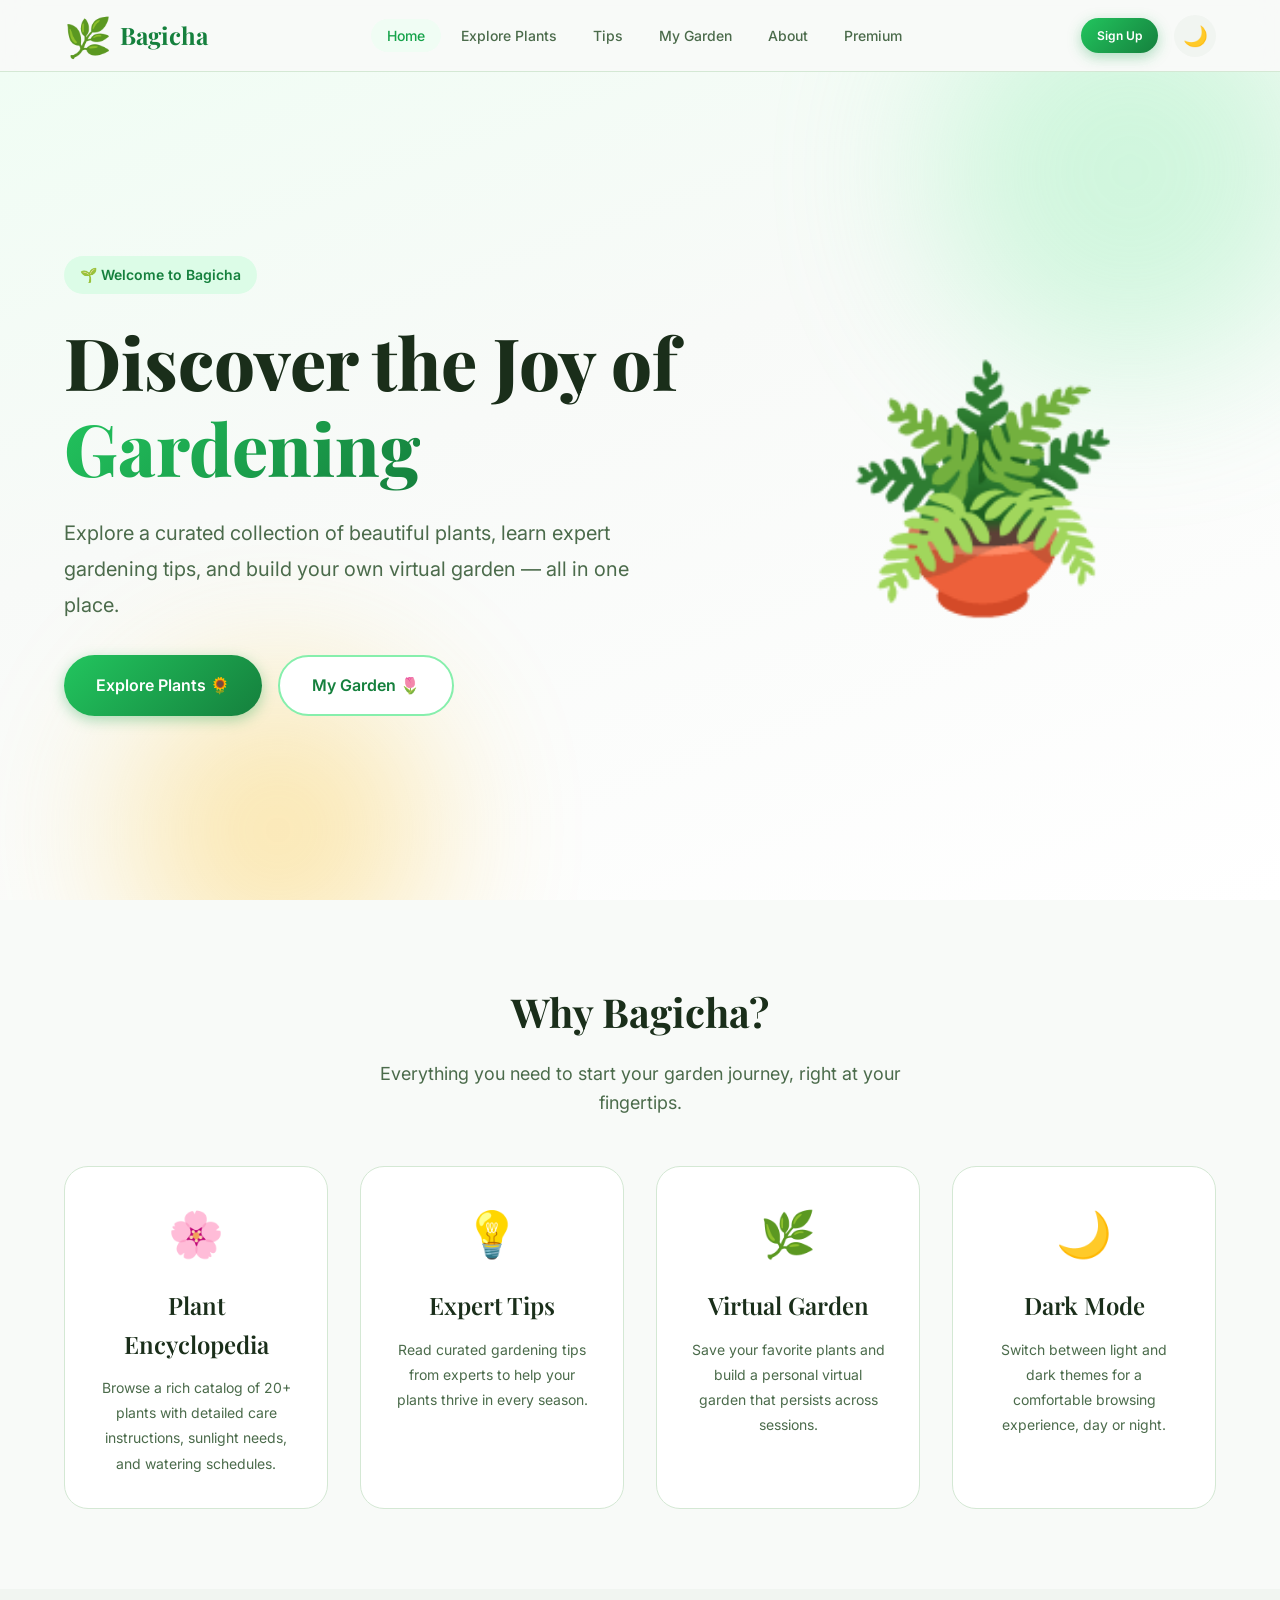
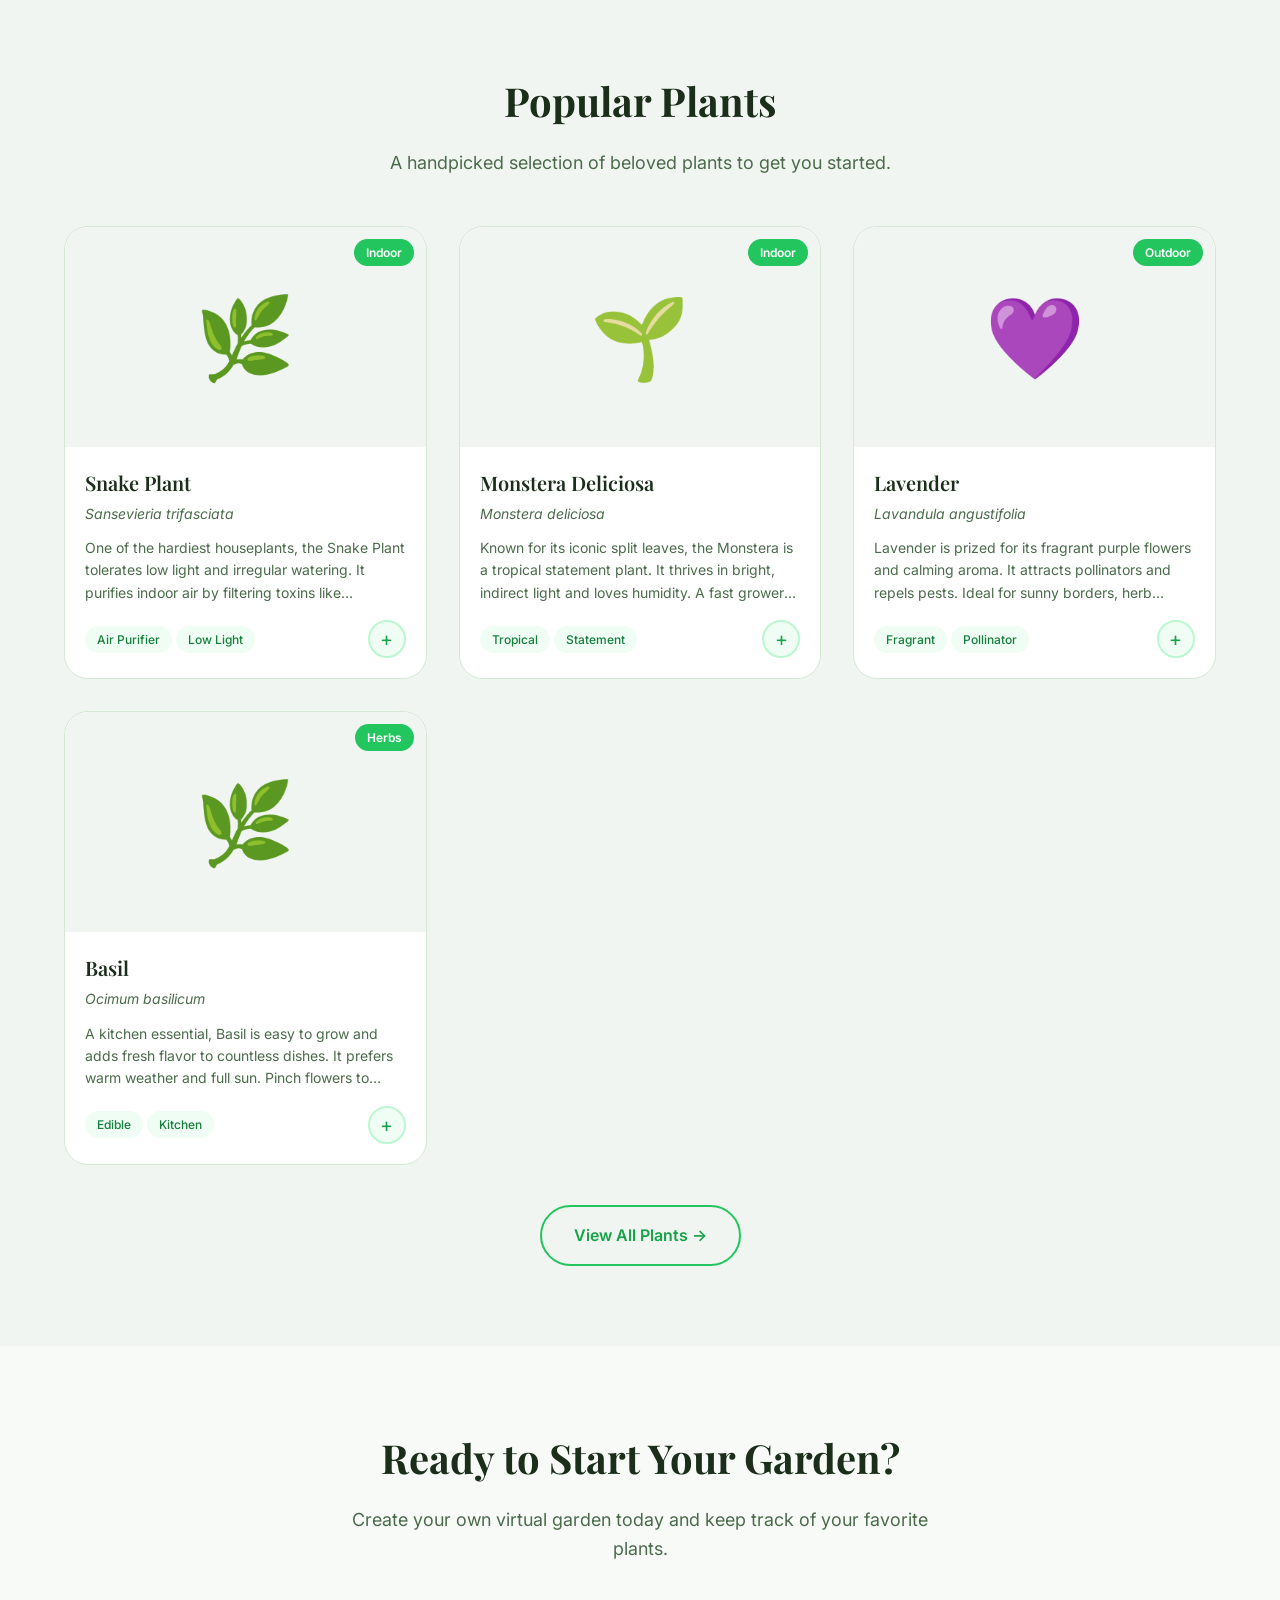
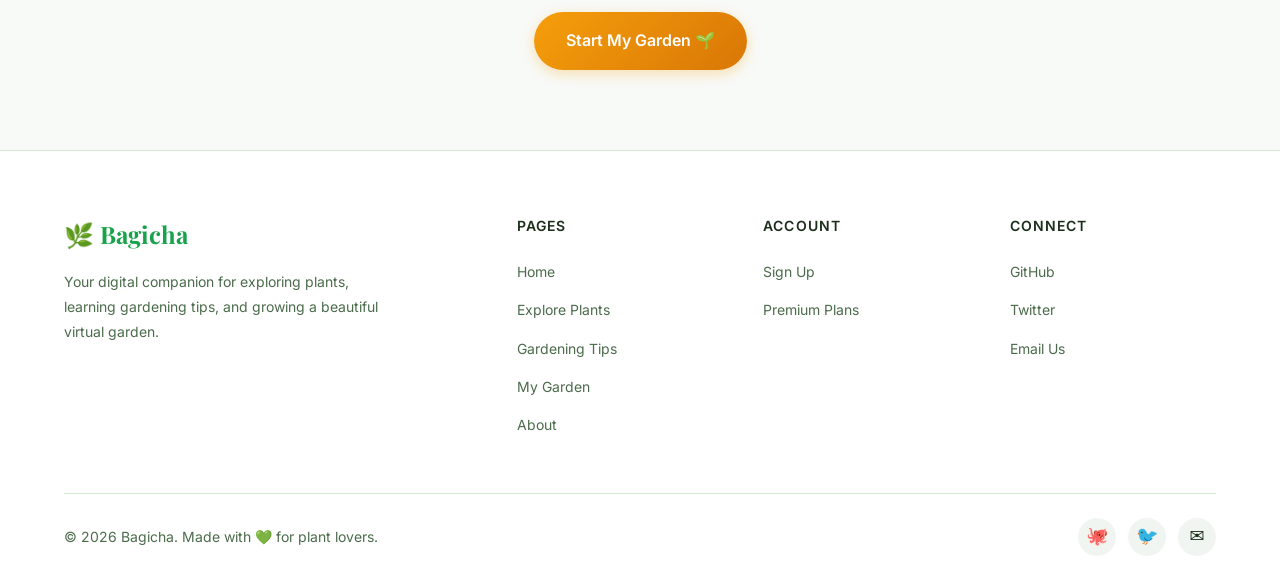
<file: index.html>
<!DOCTYPE html>
<html lang="en" data-theme="light">
<head>
    <meta charset="UTF-8" />
    <meta name="viewport" content="width=device-width, initial-scale=1.0" />
    <meta name="description" content="Bagicha — Discover beautiful plants, learn gardening tips, and grow your own virtual garden." />
    <title>Bagicha — Your Digital Garden</title>
    <link rel="stylesheet" href="css/style.css" />
    <link rel="stylesheet" href="css/stylehome.css" />
    <link rel="stylesheet" href="css/styleplant.css" />
</head>
<body>
    <!-- NAVBAR -->
    <nav class="navbar" id="navbar">
        <div class="container">
            <a href="index.html" class="navbar__logo"><span class="navbar__logo-icon">🌿</span> Bagicha</a>
            <ul class="navbar__links" id="navLinks">
                <li><a href="index.html" class="navbar__link active">Home</a></li>
                <li><a href="plants.html" class="navbar__link">Explore Plants</a></li>
                <li><a href="tips.html" class="navbar__link">Tips</a></li>
                <li><a href="garden.html" class="navbar__link">My Garden</a></li>
                <li><a href="about.html" class="navbar__link">About</a></li>
                <li><a href="payment.html" class="navbar__link">Premium</a></li>
            </ul>
            <div class="navbar__actions">
                <a href="register.html" class="btn btn--sm btn--primary" style="margin-right:var(--sp-2)">Sign Up</a>
                <button class="theme-toggle" id="themeToggle" aria-label="Toggle dark mode">🌙</button>
                <button class="navbar__hamburger" id="hamburger" aria-label="Toggle menu"><span></span><span></span><span></span></button>
            </div>
        </div>
    </nav>

    <!-- HERO -->
    <section class="hero" id="hero">
        <div class="hero__blob hero__blob--1"></div>
        <div class="hero__blob hero__blob--2"></div>
        <div class="container">
            <div class="hero__content">
                <div class="hero__badge">🌱 Welcome to Bagicha</div>
                <h1 class="hero__title">Discover the Joy of <span>Gardening</span></h1>
                <p class="hero__description">Explore a curated collection of beautiful plants, learn expert gardening tips, and build your own virtual garden — all in one place.</p>
                <div class="hero__actions">
                    <a href="plants.html" class="btn btn--primary btn--lg">Explore Plants 🌻</a>
                    <a href="garden.html" class="btn btn--secondary btn--lg">My Garden 🌷</a>
                </div>
            </div>
            <div class="hero__visual" aria-hidden="true">🪴</div>
        </div>
    </section>

    <!-- FEATURES -->
    <section class="section" id="features">
        <div class="container">
            <h2 class="section-title reveal">Why Bagicha?</h2>
            <p class="section-subtitle reveal">Everything you need to start your garden journey, right at your fingertips.</p>
            <div class="features-grid">
                <div class="feature-card reveal"><div class="feature-card__icon">🌸</div><h3 class="feature-card__title">Plant Encyclopedia</h3><p class="feature-card__text">Browse a rich catalog of 20+ plants with detailed care instructions, sunlight needs, and watering schedules.</p></div>
                <div class="feature-card reveal"><div class="feature-card__icon">💡</div><h3 class="feature-card__title">Expert Tips</h3><p class="feature-card__text">Read curated gardening tips from experts to help your plants thrive in every season.</p></div>
                <div class="feature-card reveal"><div class="feature-card__icon">🌿</div><h3 class="feature-card__title">Virtual Garden</h3><p class="feature-card__text">Save your favorite plants and build a personal virtual garden that persists across sessions.</p></div>
                <div class="feature-card reveal"><div class="feature-card__icon">🌙</div><h3 class="feature-card__title">Dark Mode</h3><p class="feature-card__text">Switch between light and dark themes for a comfortable browsing experience, day or night.</p></div>
            </div>
        </div>
    </section>

    <!-- POPULAR PLANTS -->
    <section class="section" style="background: var(--clr-surface-alt);">
        <div class="container">
            <h2 class="section-title reveal">Popular Plants</h2>
            <p class="section-subtitle reveal">A handpicked selection of beloved plants to get you started.</p>
            <div class="plant-grid" id="popularPlantsGrid"></div>
            <div class="text-center" style="margin-top: var(--sp-10);"><a href="plants.html" class="btn btn--outline btn--lg reveal">View All Plants →</a></div>
        </div>
    </section>

    <!-- CTA -->
    <section class="section">
        <div class="container text-center">
            <h2 class="section-title reveal">Ready to Start Your Garden?</h2>
            <p class="section-subtitle reveal">Create your own virtual garden today and keep track of your favorite plants.</p>
            <a href="garden.html" class="btn btn--accent btn--lg reveal">Start My Garden 🌱</a>
        </div>
    </section>

    <!-- FOOTER -->
    <footer class="footer">
        <div class="container">
            <div class="footer__grid">
                <div><div class="footer__brand">🌿 Bagicha</div><p class="footer__desc">Your digital companion for exploring plants, learning gardening tips, and growing a beautiful virtual garden.</p></div>
                <div><h4 class="footer__heading">Pages</h4><a href="index.html" class="footer__link">Home</a><a href="plants.html" class="footer__link">Explore Plants</a><a href="tips.html" class="footer__link">Gardening Tips</a><a href="garden.html" class="footer__link">My Garden</a><a href="about.html" class="footer__link">About</a></div>
                <div><h4 class="footer__heading">Account</h4><a href="register.html" class="footer__link">Sign Up</a><a href="payment.html" class="footer__link">Premium Plans</a></div>
                <div><h4 class="footer__heading">Connect</h4><a href="#" class="footer__link">GitHub</a><a href="#" class="footer__link">Twitter</a><a href="#" class="footer__link">Email Us</a></div>
            </div>
            <div class="footer__bottom">
                <p class="footer__copy">&copy; 2026 Bagicha. Made with 💚 for plant lovers.</p>
                <div class="footer__socials"><a href="#" class="footer__social-link" aria-label="GitHub">🐙</a><a href="#" class="footer__social-link" aria-label="Twitter">🐦</a><a href="#" class="footer__social-link" aria-label="Email">✉️</a></div>
            </div>
        </div>
    </footer>

    <!-- Modal (for popular plants) -->
    <div class="modal-overlay" id="plantModal">
        <div class="modal">
            <div class="modal__header"><div class="modal__image" id="modalImage"></div><button class="modal__close" id="modalClose" aria-label="Close">&times;</button></div>
            <div class="modal__body"><h2 class="modal__title" id="modalTitle"></h2><p class="modal__botanical" id="modalBotanical"></p><p class="modal__desc" id="modalDesc"></p><div class="modal__details" id="modalDetails"></div><div class="modal__actions"><button class="btn btn--primary" id="modalAddBtn">Add to My Garden 🌱</button><button class="btn btn--secondary" id="modalCloseBtn">Close</button></div></div>
        </div>
    </div>
    <div class="toast" id="toast"></div>

    <script src="js/script.js"></script>
    <script src="js/plants.js"></script>
</body>
</html>
</file>
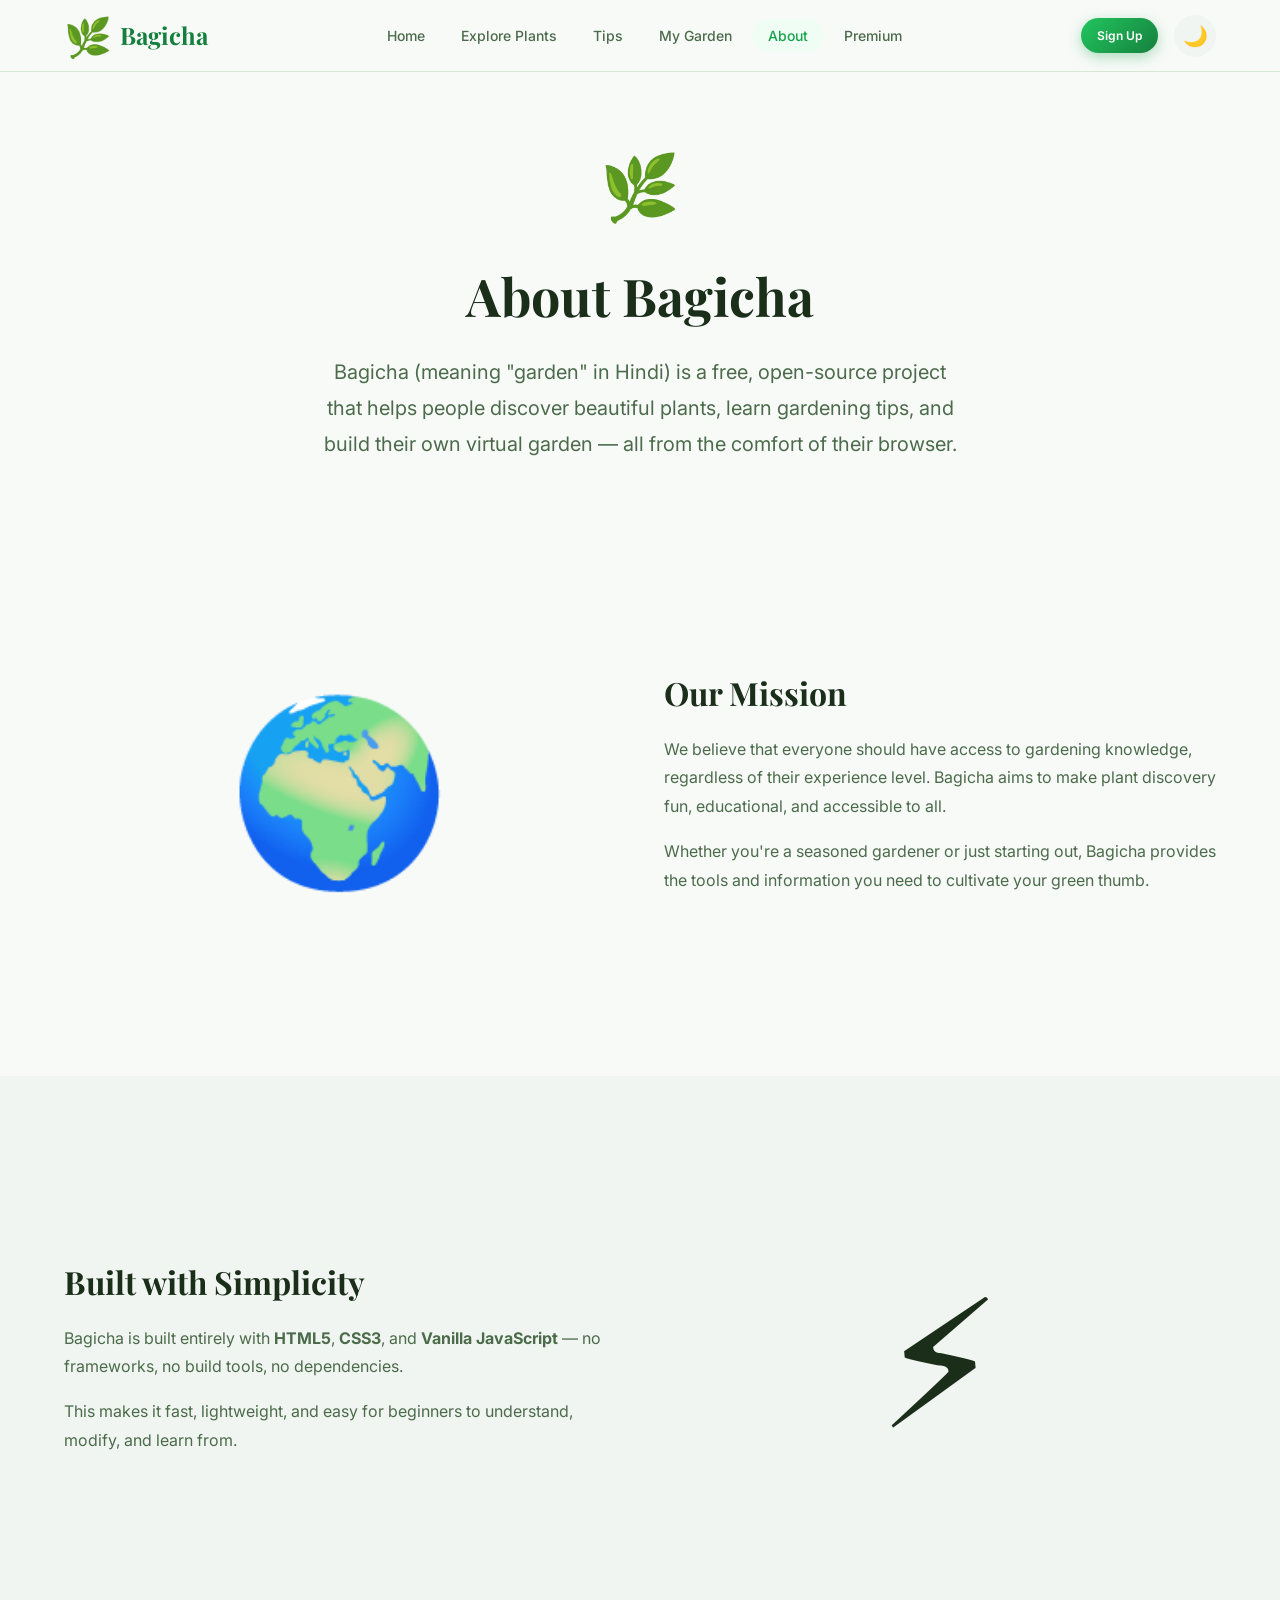
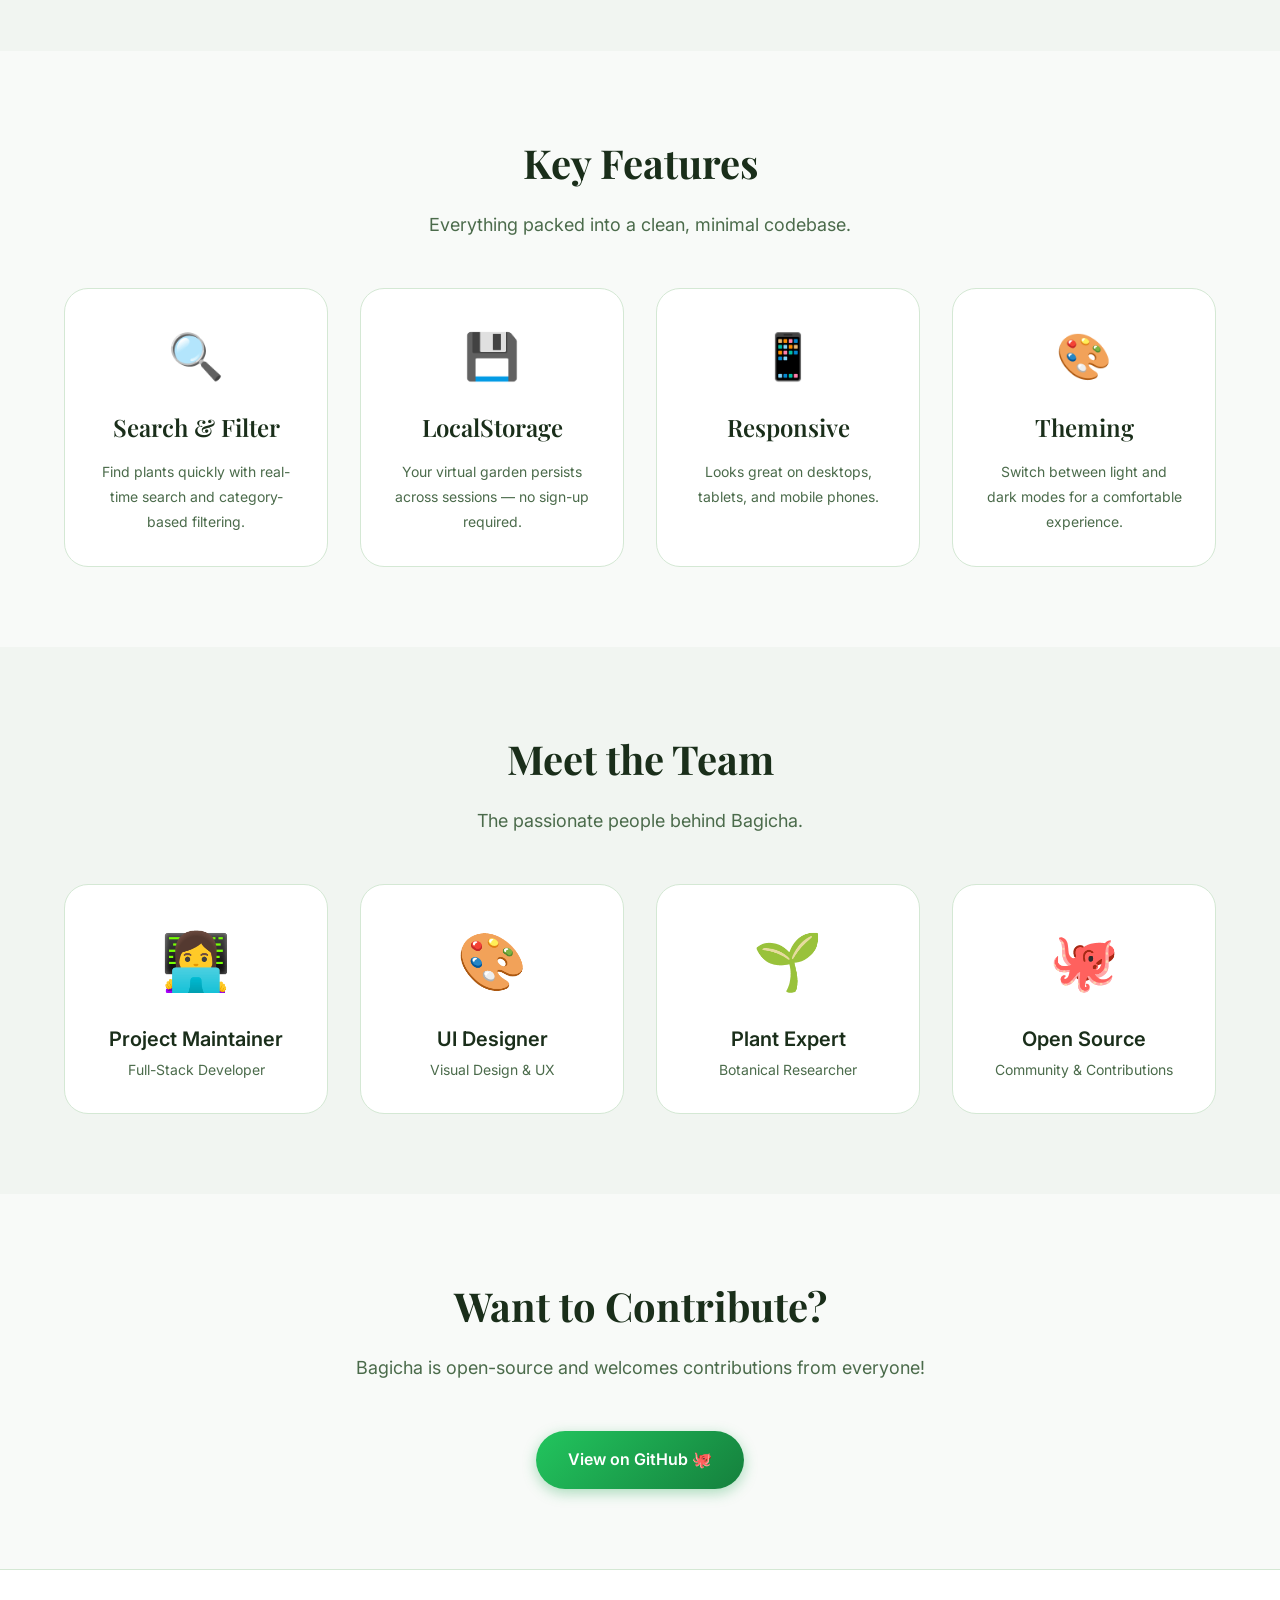
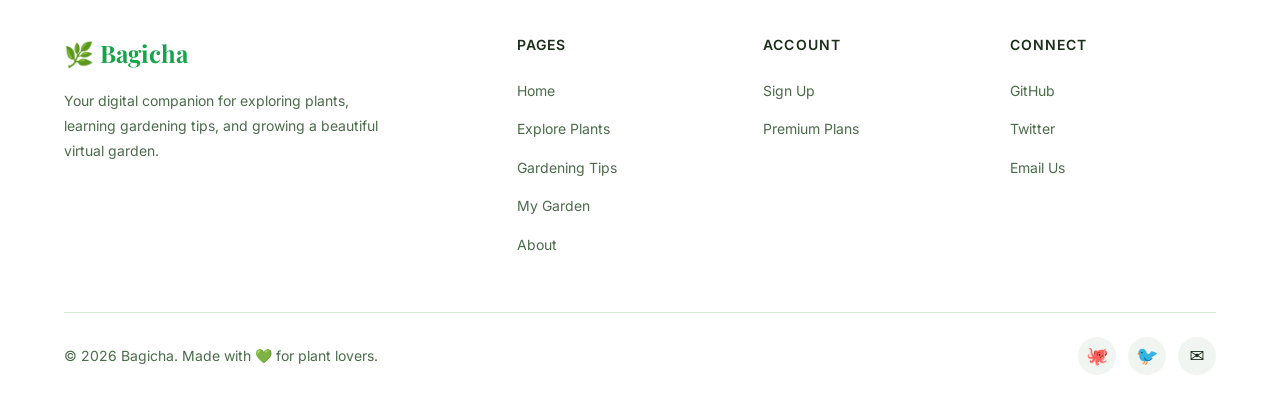
<file: about.html>
<!DOCTYPE html>
<html lang="en" data-theme="light">
<head>
    <meta charset="UTF-8" />
    <meta name="viewport" content="width=device-width, initial-scale=1.0" />
    <meta name="description" content="Learn about Bagicha — a free, open-source garden and plant discovery project." />
    <title>About — Bagicha</title>
    <link rel="stylesheet" href="css/style.css" />
    <link rel="stylesheet" href="css/styleabout.css" />
</head>
<body>
    <!-- NAVBAR -->
    <nav class="navbar" id="navbar">
        <div class="container">
            <a href="index.html" class="navbar__logo"><span class="navbar__logo-icon">🌿</span> Bagicha</a>
            <ul class="navbar__links" id="navLinks">
                <li><a href="index.html" class="navbar__link">Home</a></li>
                <li><a href="plants.html" class="navbar__link">Explore Plants</a></li>
                <li><a href="tips.html" class="navbar__link">Tips</a></li>
                <li><a href="garden.html" class="navbar__link">My Garden</a></li>
                <li><a href="about.html" class="navbar__link active">About</a></li>
                <li><a href="payment.html" class="navbar__link">Premium</a></li>
            </ul>
            <div class="navbar__actions">
                <a href="register.html" class="btn btn--sm btn--primary" style="margin-right:var(--sp-2)">Sign Up</a>
                <button class="theme-toggle" id="themeToggle" aria-label="Toggle dark mode">🌙</button>
                <button class="navbar__hamburger" id="hamburger" aria-label="Toggle menu"><span></span><span></span><span></span></button>
            </div>
        </div>
    </nav>

    <!-- ABOUT HERO -->
    <section class="about-hero">
        <div class="container">
            <div class="about-hero__icon">🌿</div>
            <h1 class="about-hero__title">About Bagicha</h1>
            <p class="about-hero__text">Bagicha (meaning "garden" in Hindi) is a free, open-source project that helps people discover beautiful plants, learn gardening tips, and build their own virtual garden — all from the comfort of their browser.</p>
        </div>
    </section>

    <!-- MISSION -->
    <section class="section">
        <div class="container">
            <div class="about-section reveal">
                <div class="about-section__visual">🌍</div>
                <div class="about-section__content">
                    <h2>Our Mission</h2>
                    <p>We believe that everyone should have access to gardening knowledge, regardless of their experience level. Bagicha aims to make plant discovery fun, educational, and accessible to all.</p>
                    <p>Whether you're a seasoned gardener or just starting out, Bagicha provides the tools and information you need to cultivate your green thumb.</p>
                </div>
            </div>
        </div>
    </section>

    <!-- TECH STACK -->
    <section class="section" style="background: var(--clr-surface-alt);">
        <div class="container">
            <div class="about-section about-section--reverse reveal">
                <div class="about-section__visual">⚡</div>
                <div class="about-section__content">
                    <h2>Built with Simplicity</h2>
                    <p>Bagicha is built entirely with <strong>HTML5</strong>, <strong>CSS3</strong>, and <strong>Vanilla JavaScript</strong> — no frameworks, no build tools, no dependencies.</p>
                    <p>This makes it fast, lightweight, and easy for beginners to understand, modify, and learn from.</p>
                </div>
            </div>
        </div>
    </section>

    <!-- FEATURES -->
    <section class="section">
        <div class="container">
            <h2 class="section-title reveal">Key Features</h2>
            <p class="section-subtitle reveal">Everything packed into a clean, minimal codebase.</p>
            <div class="features-grid">
                <div class="feature-card reveal"><div class="feature-card__icon">🔍</div><h3 class="feature-card__title">Search & Filter</h3><p class="feature-card__text">Find plants quickly with real-time search and category-based filtering.</p></div>
                <div class="feature-card reveal"><div class="feature-card__icon">💾</div><h3 class="feature-card__title">LocalStorage</h3><p class="feature-card__text">Your virtual garden persists across sessions — no sign-up required.</p></div>
                <div class="feature-card reveal"><div class="feature-card__icon">📱</div><h3 class="feature-card__title">Responsive</h3><p class="feature-card__text">Looks great on desktops, tablets, and mobile phones.</p></div>
                <div class="feature-card reveal"><div class="feature-card__icon">🎨</div><h3 class="feature-card__title">Theming</h3><p class="feature-card__text">Switch between light and dark modes for a comfortable experience.</p></div>
            </div>
        </div>
    </section>

    <!-- TEAM -->
    <section class="section" style="background: var(--clr-surface-alt);">
        <div class="container">
            <h2 class="section-title reveal">Meet the Team</h2>
            <p class="section-subtitle reveal">The passionate people behind Bagicha.</p>
            <div class="team-grid">
                <div class="team-card reveal"><div class="team-card__avatar">👩‍💻</div><div class="team-card__name">Project Maintainer</div><div class="team-card__role">Full-Stack Developer</div></div>
                <div class="team-card reveal"><div class="team-card__avatar">🎨</div><div class="team-card__name">UI Designer</div><div class="team-card__role">Visual Design & UX</div></div>
                <div class="team-card reveal"><div class="team-card__avatar">🌱</div><div class="team-card__name">Plant Expert</div><div class="team-card__role">Botanical Researcher</div></div>
                <div class="team-card reveal"><div class="team-card__avatar">🐙</div><div class="team-card__name">Open Source</div><div class="team-card__role">Community & Contributions</div></div>
            </div>
        </div>
    </section>

    <!-- CTA -->
    <section class="section">
        <div class="container text-center">
            <h2 class="section-title reveal">Want to Contribute?</h2>
            <p class="section-subtitle reveal">Bagicha is open-source and welcomes contributions from everyone!</p>
            <a href="https://github.com" target="_blank" rel="noopener" class="btn btn--primary btn--lg reveal">View on GitHub 🐙</a>
        </div>
    </section>

    <!-- FOOTER -->
    <footer class="footer">
        <div class="container">
            <div class="footer__grid">
                <div><div class="footer__brand">🌿 Bagicha</div><p class="footer__desc">Your digital companion for exploring plants, learning gardening tips, and growing a beautiful virtual garden.</p></div>
                <div><h4 class="footer__heading">Pages</h4><a href="index.html" class="footer__link">Home</a><a href="plants.html" class="footer__link">Explore Plants</a><a href="tips.html" class="footer__link">Gardening Tips</a><a href="garden.html" class="footer__link">My Garden</a><a href="about.html" class="footer__link">About</a></div>
                <div><h4 class="footer__heading">Account</h4><a href="register.html" class="footer__link">Sign Up</a><a href="payment.html" class="footer__link">Premium Plans</a></div>
                <div><h4 class="footer__heading">Connect</h4><a href="#" class="footer__link">GitHub</a><a href="#" class="footer__link">Twitter</a><a href="#" class="footer__link">Email Us</a></div>
            </div>
            <div class="footer__bottom"><p class="footer__copy">&copy; 2026 Bagicha. Made with 💚 for plant lovers.</p><div class="footer__socials"><a href="#" class="footer__social-link" aria-label="GitHub">🐙</a><a href="#" class="footer__social-link" aria-label="Twitter">🐦</a><a href="#" class="footer__social-link" aria-label="Email">✉️</a></div></div>
        </div>
    </footer>

    <div class="toast" id="toast"></div>
    <script src="js/script.js"></script>
</body>
</html>
</file>
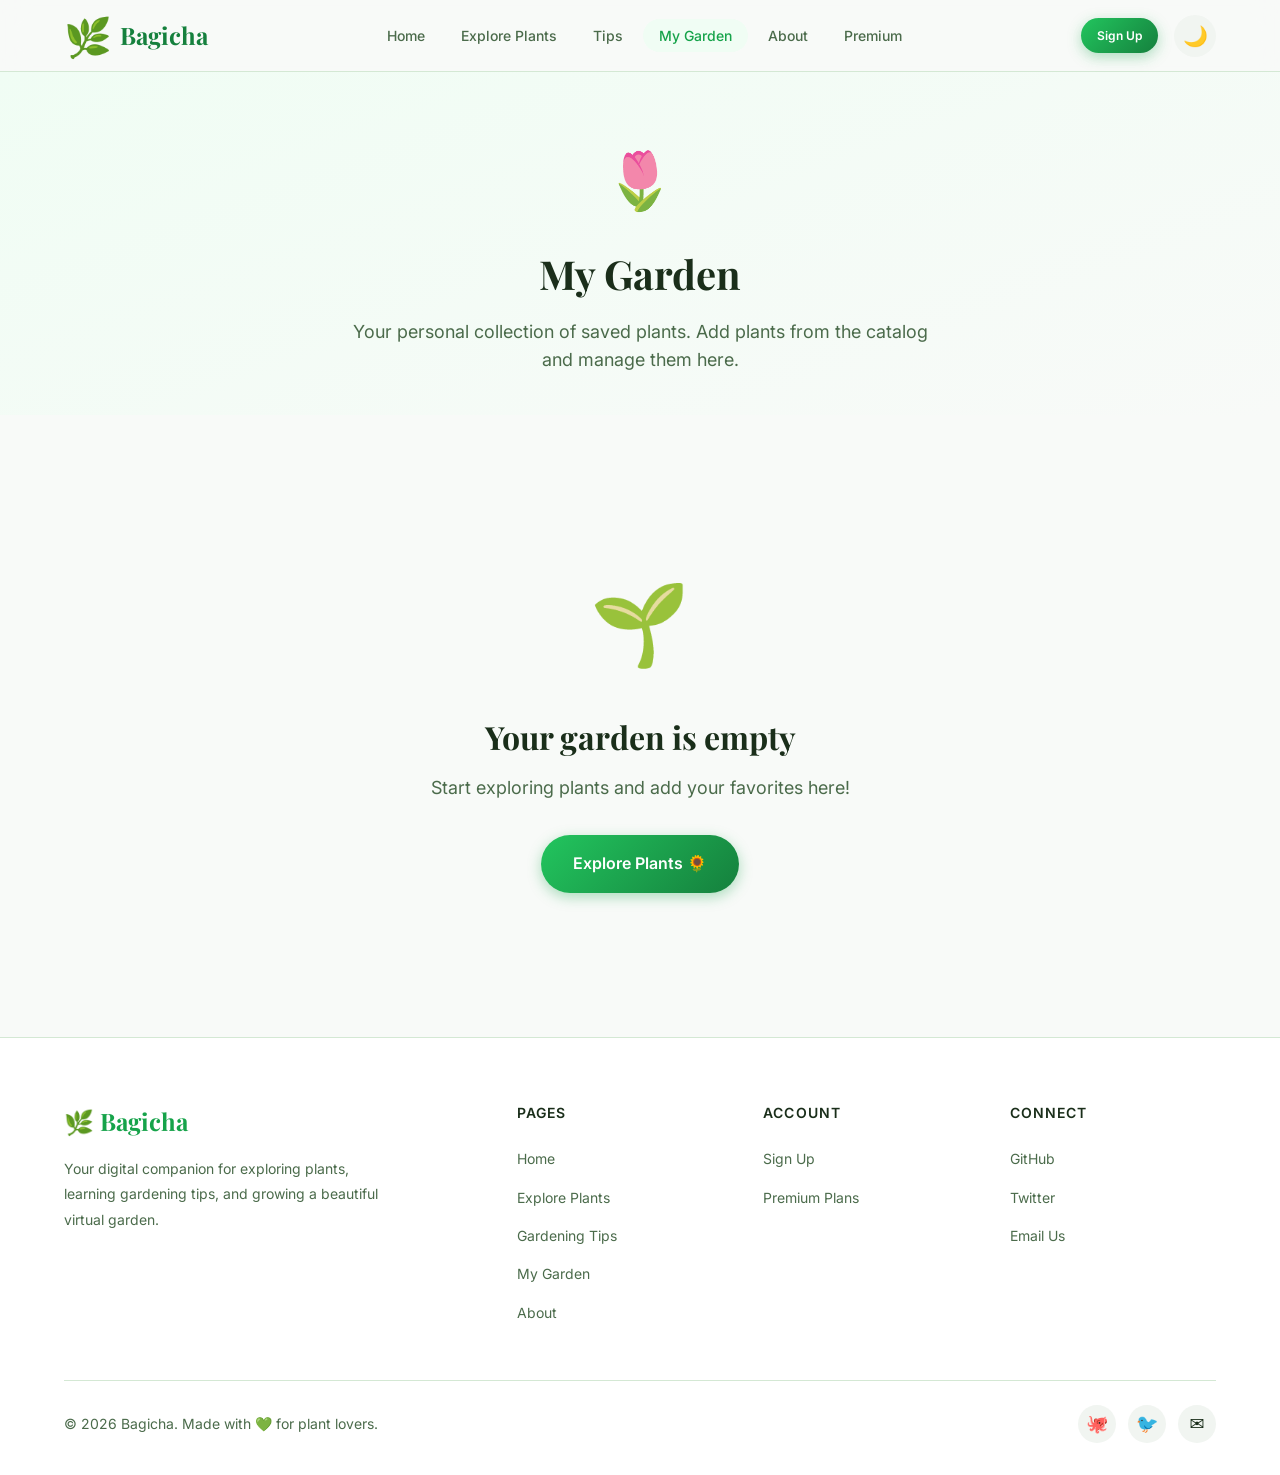
<file: garden.html>
<!DOCTYPE html>
<html lang="en" data-theme="light">
<head>
    <meta charset="UTF-8" />
    <meta name="viewport" content="width=device-width, initial-scale=1.0" />
    <meta name="description" content="Your personal virtual garden — view and manage plants you've saved from the Bagicha catalog." />
    <title>My Garden — Bagicha</title>
    <link rel="stylesheet" href="css/style.css" />
    <link rel="stylesheet" href="css/styleplant.css" />
    <link rel="stylesheet" href="css/stylegarden.css" />
</head>
<body>
    <!-- NAVBAR -->
    <nav class="navbar" id="navbar">
        <div class="container">
            <a href="index.html" class="navbar__logo"><span class="navbar__logo-icon">🌿</span> Bagicha</a>
            <ul class="navbar__links" id="navLinks">
                <li><a href="index.html" class="navbar__link">Home</a></li>
                <li><a href="plants.html" class="navbar__link">Explore Plants</a></li>
                <li><a href="tips.html" class="navbar__link">Tips</a></li>
                <li><a href="garden.html" class="navbar__link active">My Garden</a></li>
                <li><a href="about.html" class="navbar__link">About</a></li>
                <li><a href="payment.html" class="navbar__link">Premium</a></li>
            </ul>
            <div class="navbar__actions">
                <a href="register.html" class="btn btn--sm btn--primary" style="margin-right:var(--sp-2)">Sign Up</a>
                <button class="theme-toggle" id="themeToggle" aria-label="Toggle dark mode">🌙</button>
                <button class="navbar__hamburger" id="hamburger" aria-label="Toggle menu"><span></span><span></span><span></span></button>
            </div>
        </div>
    </nav>

    <!-- PAGE HEADER -->
    <header class="page-header">
        <div class="container">
            <div class="page-header__icon">🌷</div>
            <h1 class="page-header__title">My Garden</h1>
            <p class="page-header__subtitle">Your personal collection of saved plants. Add plants from the catalog and manage them here.</p>
        </div>
    </header>

    <!-- MAIN -->
    <main class="section">
        <div class="container">
            <div class="garden-stats" id="gardenStats"></div>
            <div class="plant-grid" id="gardenGrid"></div>
            <div class="garden-empty" id="gardenEmpty" style="display: none;">
                <div class="garden-empty__icon">🌱</div>
                <h2 class="garden-empty__title">Your garden is empty</h2>
                <p class="garden-empty__text">Start exploring plants and add your favorites here!</p>
                <a href="plants.html" class="btn btn--primary btn--lg">Explore Plants 🌻</a>
            </div>
        </div>
    </main>

    <!-- MODAL -->
    <div class="modal-overlay" id="plantModal">
        <div class="modal">
            <div class="modal__header"><div class="modal__image" id="modalImage"></div><button class="modal__close" id="modalClose" aria-label="Close">&times;</button></div>
            <div class="modal__body"><h2 class="modal__title" id="modalTitle"></h2><p class="modal__botanical" id="modalBotanical"></p><p class="modal__desc" id="modalDesc"></p><div class="modal__details" id="modalDetails"></div><div class="modal__actions"><button class="btn btn--primary" id="modalAddBtn">Add to My Garden 🌱</button><button class="btn btn--secondary" id="modalCloseBtn">Close</button></div></div>
        </div>
    </div>

    <!-- FOOTER -->
    <footer class="footer">
        <div class="container">
            <div class="footer__grid">
                <div><div class="footer__brand">🌿 Bagicha</div><p class="footer__desc">Your digital companion for exploring plants, learning gardening tips, and growing a beautiful virtual garden.</p></div>
                <div><h4 class="footer__heading">Pages</h4><a href="index.html" class="footer__link">Home</a><a href="plants.html" class="footer__link">Explore Plants</a><a href="tips.html" class="footer__link">Gardening Tips</a><a href="garden.html" class="footer__link">My Garden</a><a href="about.html" class="footer__link">About</a></div>
                <div><h4 class="footer__heading">Account</h4><a href="register.html" class="footer__link">Sign Up</a><a href="payment.html" class="footer__link">Premium Plans</a></div>
                <div><h4 class="footer__heading">Connect</h4><a href="#" class="footer__link">GitHub</a><a href="#" class="footer__link">Twitter</a><a href="#" class="footer__link">Email Us</a></div>
            </div>
            <div class="footer__bottom"><p class="footer__copy">&copy; 2026 Bagicha. Made with 💚 for plant lovers.</p><div class="footer__socials"><a href="#" class="footer__social-link" aria-label="GitHub">🐙</a><a href="#" class="footer__social-link" aria-label="Twitter">🐦</a><a href="#" class="footer__social-link" aria-label="Email">✉️</a></div></div>
        </div>
    </footer>

    <div class="toast" id="toast"></div>
    <script src="js/script.js"></script>
    <script src="js/plants.js"></script>
    <script src="js/garden.js"></script>
</body>
</html>
</file>
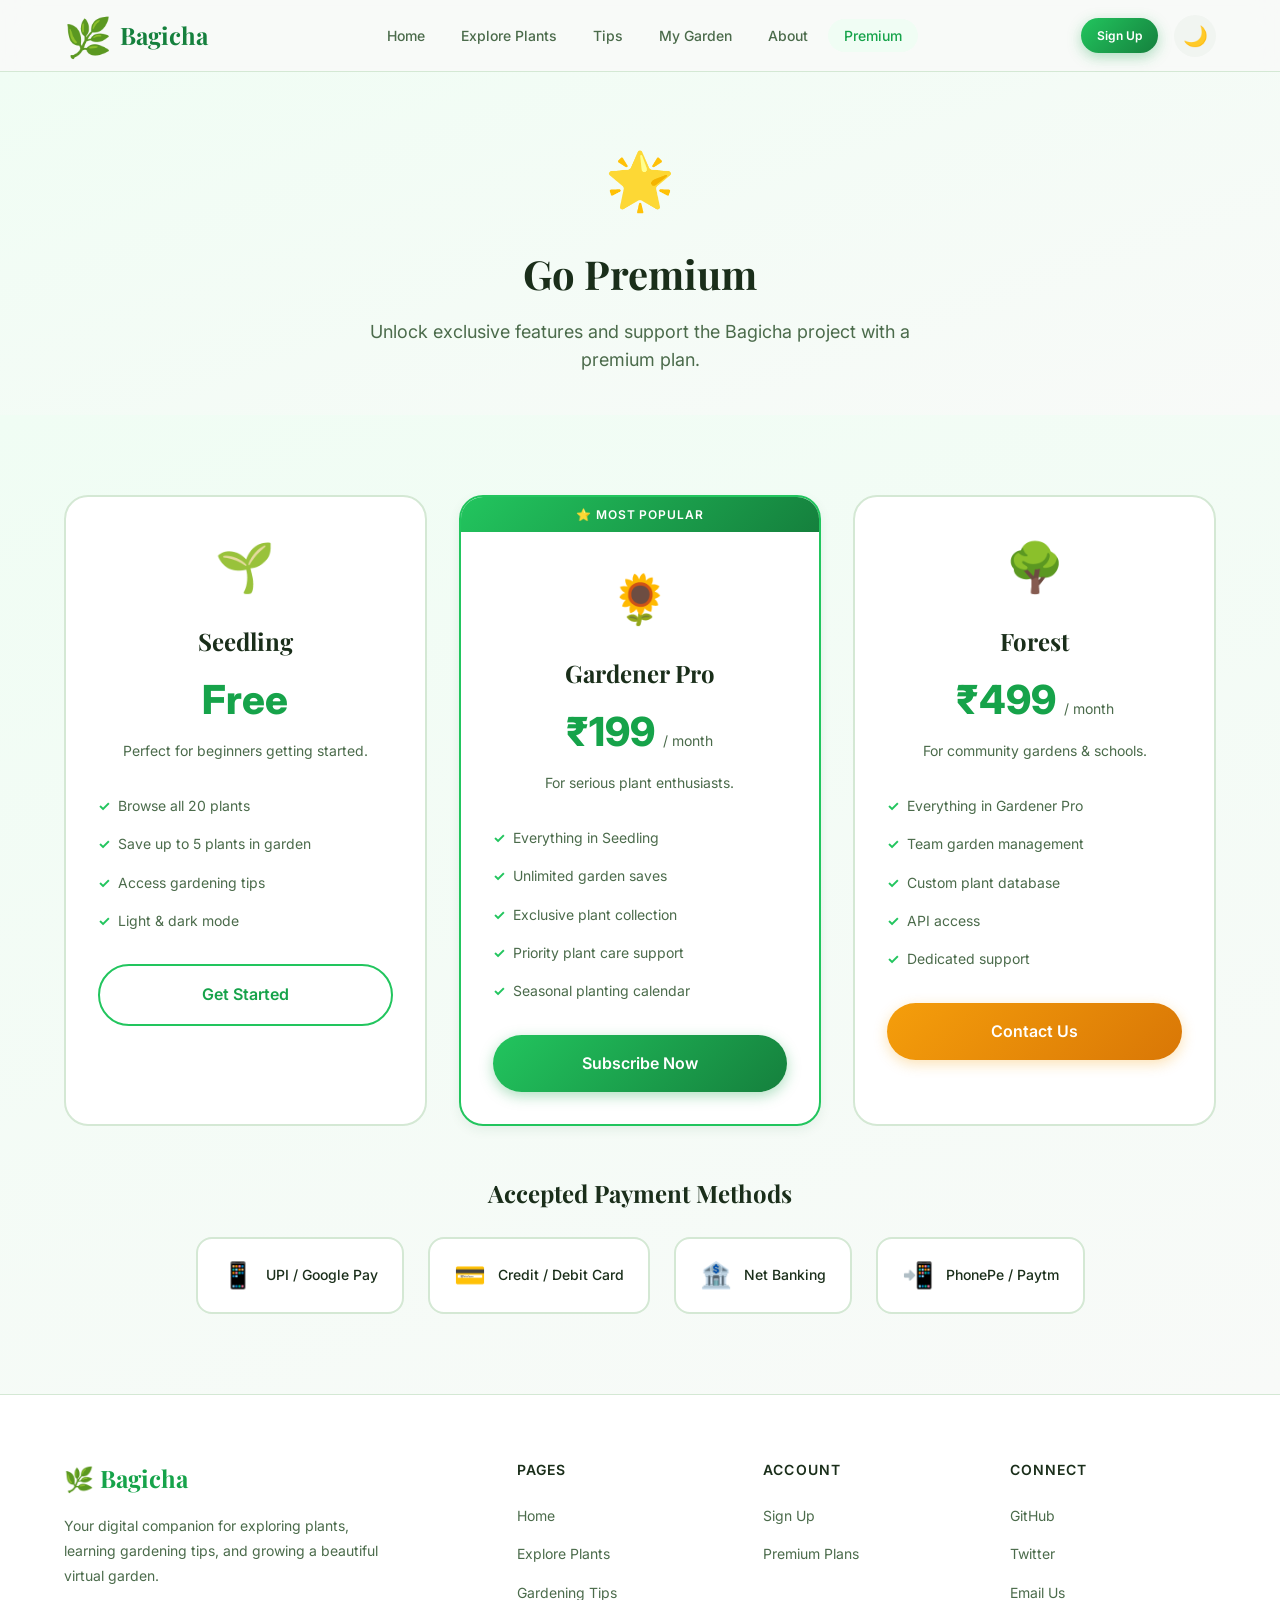
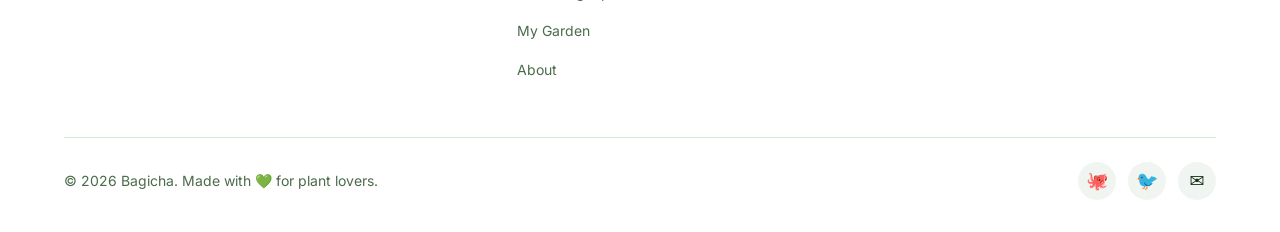
<file: payment.html>
<!DOCTYPE html>
<html lang="en" data-theme="light">
<head>
    <meta charset="UTF-8" />
    <meta name="viewport" content="width=device-width, initial-scale=1.0" />
    <meta name="description" content="Go Premium with Bagicha — unlock exclusive features and support the project." />
    <title>Premium Plans — Bagicha</title>
    <link rel="stylesheet" href="css/style.css" />
    <link rel="stylesheet" href="css/stylepayment.css" />
</head>
<body>
    <!-- NAVBAR -->
    <nav class="navbar" id="navbar">
        <div class="container">
            <a href="index.html" class="navbar__logo"><span class="navbar__logo-icon">🌿</span> Bagicha</a>
            <ul class="navbar__links" id="navLinks">
                <li><a href="index.html" class="navbar__link">Home</a></li>
                <li><a href="plants.html" class="navbar__link">Explore Plants</a></li>
                <li><a href="tips.html" class="navbar__link">Tips</a></li>
                <li><a href="garden.html" class="navbar__link">My Garden</a></li>
                <li><a href="about.html" class="navbar__link">About</a></li>
                <li><a href="payment.html" class="navbar__link active">Premium</a></li>
            </ul>
            <div class="navbar__actions">
                <a href="register.html" class="btn btn--sm btn--primary" style="margin-right:var(--sp-2)">Sign Up</a>
                <button class="theme-toggle" id="themeToggle" aria-label="Toggle dark mode">🌙</button>
                <button class="navbar__hamburger" id="hamburger" aria-label="Toggle menu"><span></span><span></span><span></span></button>
            </div>
        </div>
    </nav>

    <!-- PAGE HEADER -->
    <header class="page-header">
        <div class="container">
            <div class="page-header__icon">🌟</div>
            <h1 class="page-header__title">Go Premium</h1>
            <p class="page-header__subtitle">Unlock exclusive features and support the Bagicha project with a premium plan.</p>
        </div>
    </header>

    <!-- PRICING -->
    <section class="section payment-section">
        <div class="container">
            <div class="pricing-grid">
                <div class="pricing-card reveal">
                    <div class="pricing-card__inner">
                        <div class="pricing-card__icon">🌱</div>
                        <h3 class="pricing-card__title">Seedling</h3>
                        <div class="pricing-card__price">Free</div>
                        <p class="pricing-card__desc">Perfect for beginners getting started.</p>
                        <ul class="pricing-card__features"><li>Browse all 20 plants</li><li>Save up to 5 plants in garden</li><li>Access gardening tips</li><li>Light & dark mode</li></ul>
                        <a href="plants.html" class="btn btn--outline btn--lg" style="width:100%;">Get Started</a>
                    </div>
                </div>
                <div class="pricing-card pricing-card--featured reveal">
                    <div class="pricing-card__inner">
                        <div class="pricing-card__icon">🌻</div>
                        <h3 class="pricing-card__title">Gardener Pro</h3>
                        <div class="pricing-card__price">₹199 <span>/ month</span></div>
                        <p class="pricing-card__desc">For serious plant enthusiasts.</p>
                        <ul class="pricing-card__features"><li>Everything in Seedling</li><li>Unlimited garden saves</li><li>Exclusive plant collection</li><li>Priority plant care support</li><li>Seasonal planting calendar</li></ul>
                        <button class="btn btn--primary btn--lg" style="width:100%;" onclick="showToast('Thank you for your interest! Payment coming soon 🌻')">Subscribe Now</button>
                    </div>
                </div>
                <div class="pricing-card reveal">
                    <div class="pricing-card__inner">
                        <div class="pricing-card__icon">🌳</div>
                        <h3 class="pricing-card__title">Forest</h3>
                        <div class="pricing-card__price">₹499 <span>/ month</span></div>
                        <p class="pricing-card__desc">For community gardens & schools.</p>
                        <ul class="pricing-card__features"><li>Everything in Gardener Pro</li><li>Team garden management</li><li>Custom plant database</li><li>API access</li><li>Dedicated support</li></ul>
                        <button class="btn btn--accent btn--lg" style="width:100%;" onclick="showToast('Contact us for enterprise plans! 🌳')">Contact Us</button>
                    </div>
                </div>
            </div>

            <h3 class="section-title reveal" style="font-size: var(--fs-xl); margin-bottom: var(--sp-6);">Accepted Payment Methods</h3>
            <div class="payment-methods reveal">
                <div class="payment-method"><span class="payment-method__icon">📱</span> UPI / Google Pay</div>
                <div class="payment-method"><span class="payment-method__icon">💳</span> Credit / Debit Card</div>
                <div class="payment-method"><span class="payment-method__icon">🏦</span> Net Banking</div>
                <div class="payment-method"><span class="payment-method__icon">📲</span> PhonePe / Paytm</div>
            </div>
        </div>
    </section>

    <!-- FOOTER -->
    <footer class="footer">
        <div class="container">
            <div class="footer__grid">
                <div><div class="footer__brand">🌿 Bagicha</div><p class="footer__desc">Your digital companion for exploring plants, learning gardening tips, and growing a beautiful virtual garden.</p></div>
                <div><h4 class="footer__heading">Pages</h4><a href="index.html" class="footer__link">Home</a><a href="plants.html" class="footer__link">Explore Plants</a><a href="tips.html" class="footer__link">Gardening Tips</a><a href="garden.html" class="footer__link">My Garden</a><a href="about.html" class="footer__link">About</a></div>
                <div><h4 class="footer__heading">Account</h4><a href="register.html" class="footer__link">Sign Up</a><a href="payment.html" class="footer__link">Premium Plans</a></div>
                <div><h4 class="footer__heading">Connect</h4><a href="#" class="footer__link">GitHub</a><a href="#" class="footer__link">Twitter</a><a href="#" class="footer__link">Email Us</a></div>
            </div>
            <div class="footer__bottom"><p class="footer__copy">&copy; 2026 Bagicha. Made with 💚 for plant lovers.</p><div class="footer__socials"><a href="#" class="footer__social-link" aria-label="GitHub">🐙</a><a href="#" class="footer__social-link" aria-label="Twitter">🐦</a><a href="#" class="footer__social-link" aria-label="Email">✉️</a></div></div>
        </div>
    </footer>

    <div class="toast" id="toast"></div>
    <script src="js/script.js"></script>
</body>
</html>
</file>
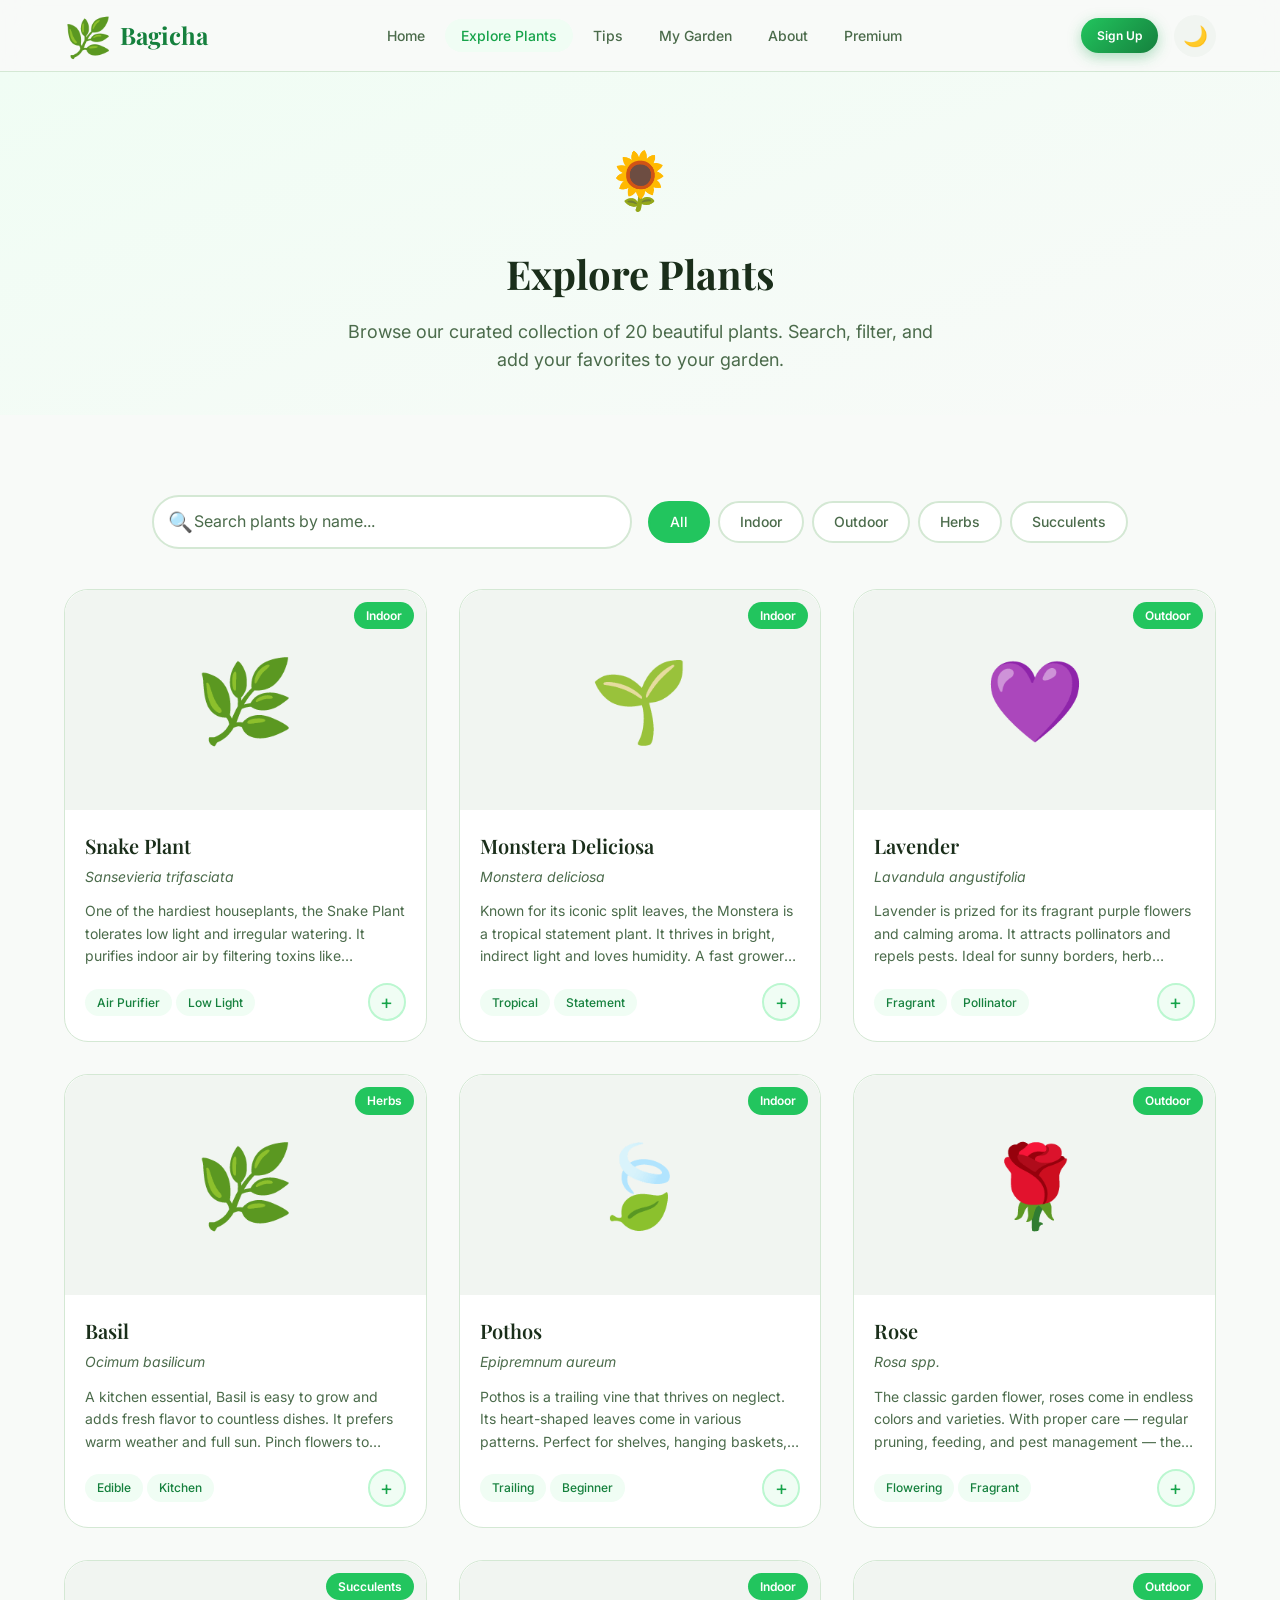
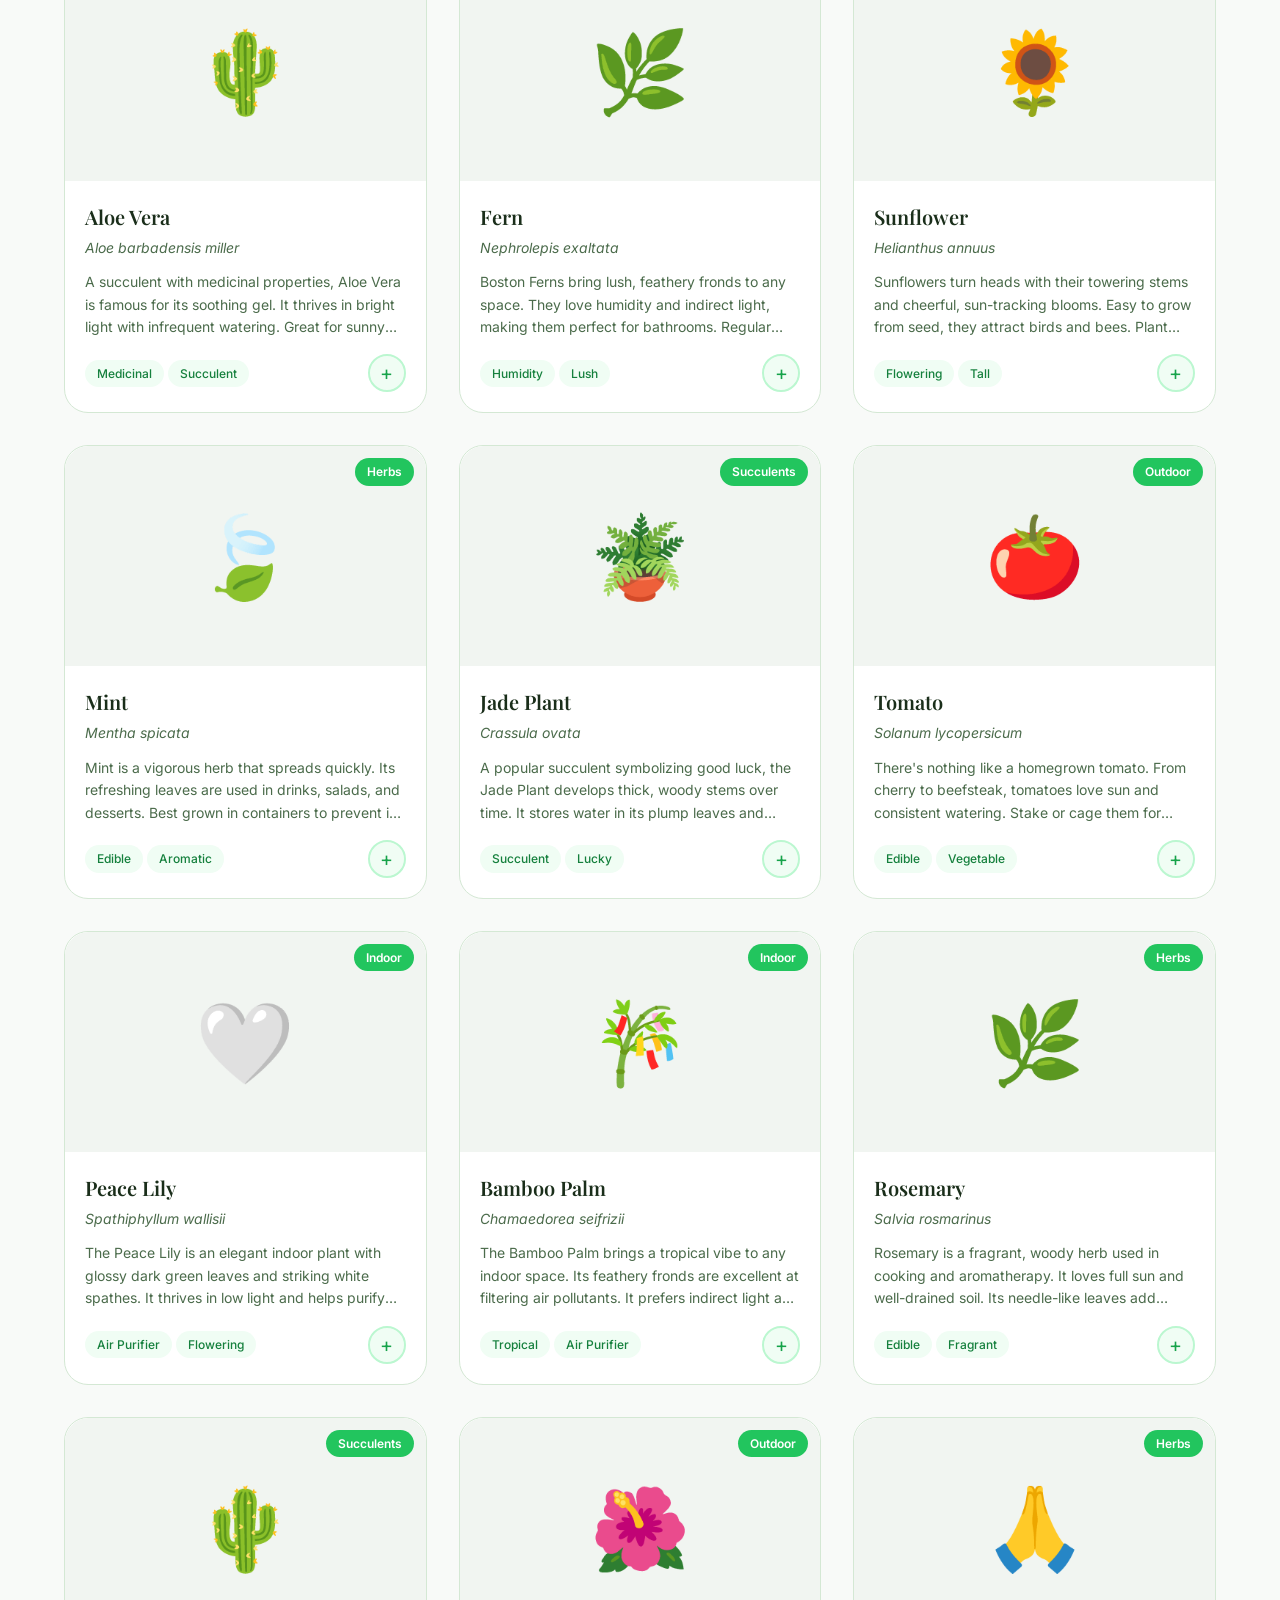
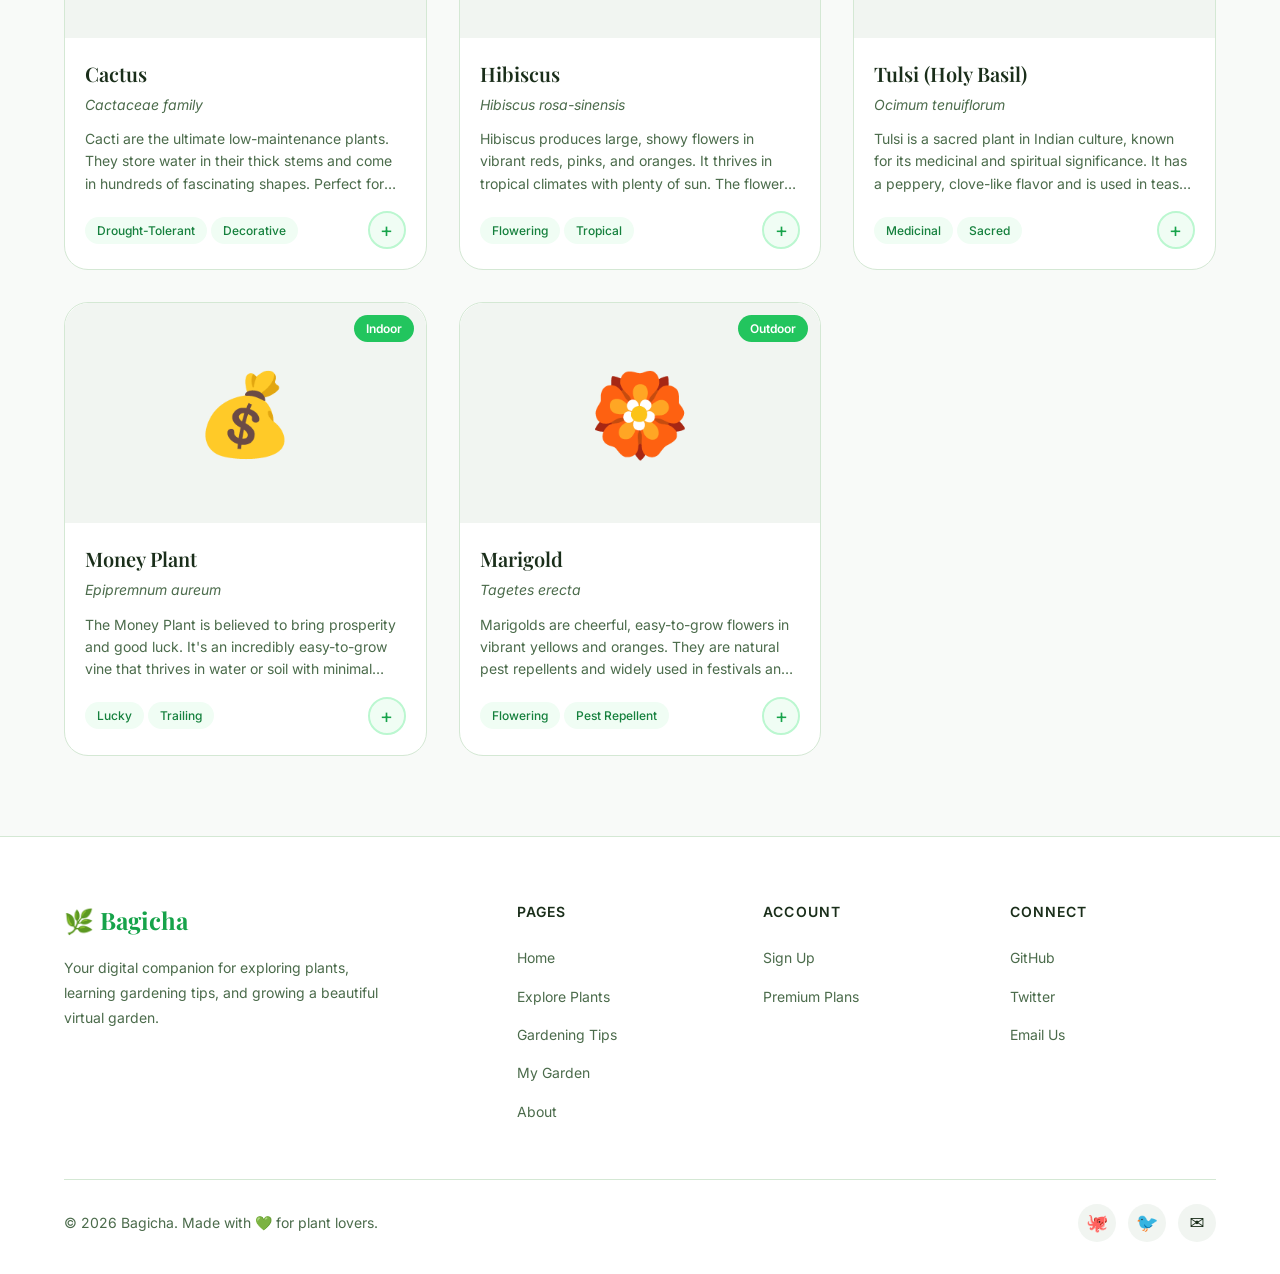
<file: plants.html>
<!DOCTYPE html>
<html lang="en" data-theme="light">
<head>
    <meta charset="UTF-8" />
    <meta name="viewport" content="width=device-width, initial-scale=1.0" />
    <meta name="description" content="Explore a curated catalog of beautiful plants — search, filter, and add them to your virtual garden." />
    <title>Explore Plants — Bagicha</title>
    <link rel="stylesheet" href="css/style.css" />
    <link rel="stylesheet" href="css/styleplant.css" />
</head>
<body>
    <!-- NAVBAR -->
    <nav class="navbar" id="navbar">
        <div class="container">
            <a href="index.html" class="navbar__logo"><span class="navbar__logo-icon">🌿</span> Bagicha</a>
            <ul class="navbar__links" id="navLinks">
                <li><a href="index.html" class="navbar__link">Home</a></li>
                <li><a href="plants.html" class="navbar__link active">Explore Plants</a></li>
                <li><a href="tips.html" class="navbar__link">Tips</a></li>
                <li><a href="garden.html" class="navbar__link">My Garden</a></li>
                <li><a href="about.html" class="navbar__link">About</a></li>
                <li><a href="payment.html" class="navbar__link">Premium</a></li>
            </ul>
            <div class="navbar__actions">
                <a href="register.html" class="btn btn--sm btn--primary" style="margin-right:var(--sp-2)">Sign Up</a>
                <button class="theme-toggle" id="themeToggle" aria-label="Toggle dark mode">🌙</button>
                <button class="navbar__hamburger" id="hamburger" aria-label="Toggle menu"><span></span><span></span><span></span></button>
            </div>
        </div>
    </nav>

    <!-- PAGE HEADER -->
    <header class="page-header">
        <div class="container">
            <div class="page-header__icon">🌻</div>
            <h1 class="page-header__title">Explore Plants</h1>
            <p class="page-header__subtitle">Browse our curated collection of 20 beautiful plants. Search, filter, and add your favorites to your garden.</p>
        </div>
    </header>

    <!-- MAIN -->
    <main class="section">
        <div class="container">
            <div class="search-bar" id="searchBar">
                <div class="search-bar__input-wrap">
                    <span class="search-bar__icon">🔍</span>
                    <input type="text" class="search-bar__input" id="plantSearch" placeholder="Search plants by name..." autocomplete="off" />
                </div>
                <div class="search-bar__filters" id="categoryFilters"></div>
            </div>
            <div class="plant-grid" id="plantGrid"></div>
            <div class="no-results" id="noResults" style="display: none;"><div class="no-results__icon">🔎</div><p class="no-results__text">No plants found. Try a different search or filter.</p></div>
        </div>
    </main>

    <!-- MODAL -->
    <div class="modal-overlay" id="plantModal">
        <div class="modal">
            <div class="modal__header"><div class="modal__image" id="modalImage"></div><button class="modal__close" id="modalClose" aria-label="Close">&times;</button></div>
            <div class="modal__body"><h2 class="modal__title" id="modalTitle"></h2><p class="modal__botanical" id="modalBotanical"></p><p class="modal__desc" id="modalDesc"></p><div class="modal__details" id="modalDetails"></div><div class="modal__actions"><button class="btn btn--primary" id="modalAddBtn">Add to My Garden 🌱</button><button class="btn btn--secondary" id="modalCloseBtn">Close</button></div></div>
        </div>
    </div>

    <!-- FOOTER -->
    <footer class="footer">
        <div class="container">
            <div class="footer__grid">
                <div><div class="footer__brand">🌿 Bagicha</div><p class="footer__desc">Your digital companion for exploring plants, learning gardening tips, and growing a beautiful virtual garden.</p></div>
                <div><h4 class="footer__heading">Pages</h4><a href="index.html" class="footer__link">Home</a><a href="plants.html" class="footer__link">Explore Plants</a><a href="tips.html" class="footer__link">Gardening Tips</a><a href="garden.html" class="footer__link">My Garden</a><a href="about.html" class="footer__link">About</a></div>
                <div><h4 class="footer__heading">Account</h4><a href="register.html" class="footer__link">Sign Up</a><a href="payment.html" class="footer__link">Premium Plans</a></div>
                <div><h4 class="footer__heading">Connect</h4><a href="#" class="footer__link">GitHub</a><a href="#" class="footer__link">Twitter</a><a href="#" class="footer__link">Email Us</a></div>
            </div>
            <div class="footer__bottom"><p class="footer__copy">&copy; 2026 Bagicha. Made with 💚 for plant lovers.</p><div class="footer__socials"><a href="#" class="footer__social-link" aria-label="GitHub">🐙</a><a href="#" class="footer__social-link" aria-label="Twitter">🐦</a><a href="#" class="footer__social-link" aria-label="Email">✉️</a></div></div>
        </div>
    </footer>

    <div class="toast" id="toast"></div>
    <script src="js/script.js"></script>
    <script src="js/plants.js"></script>
</body>
</html>
</file>
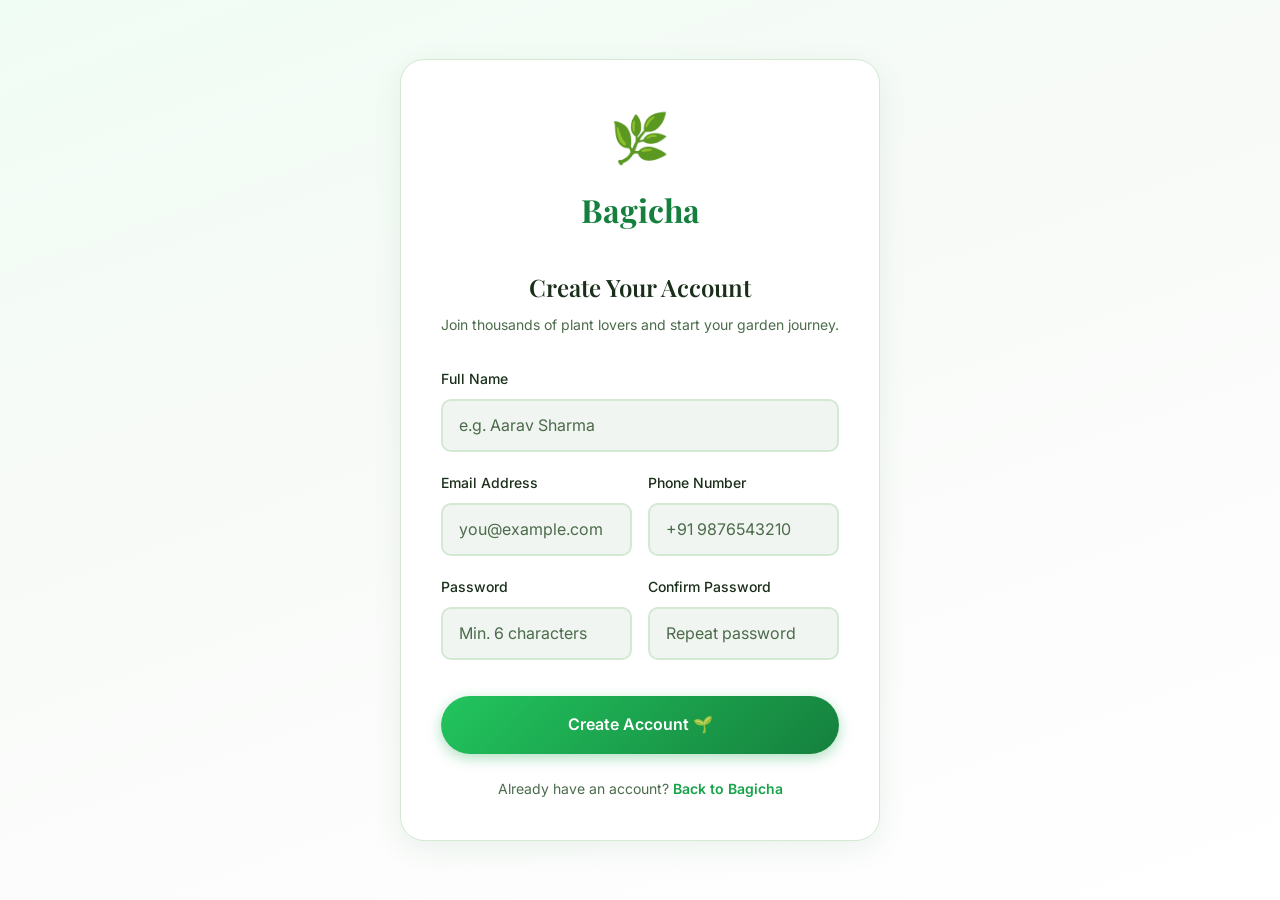
<file: register.html>
<!DOCTYPE html>
<html lang="en" data-theme="light">
<head>
    <meta charset="UTF-8" />
    <meta name="viewport" content="width=device-width, initial-scale=1.0" />
    <meta name="description" content="Create your Bagicha account and start building your dream garden today." />
    <title>Sign Up — Bagicha</title>
    <link rel="stylesheet" href="css/style.css" />
    <link rel="stylesheet" href="css/styleregister.css" />
</head>
<body>
    <div class="auth-page">
        <div class="auth-card">
            <div class="auth-card__logo">
                <span class="auth-card__logo-icon">🌿</span>
                <span class="auth-card__logo-text">Bagicha</span>
            </div>
            <h1 class="auth-card__title">Create Your Account</h1>
            <p class="auth-card__subtitle">Join thousands of plant lovers and start your garden journey.</p>
            <form id="registerForm" novalidate>
                <div class="form-group">
                    <label class="form-group__label" for="regName">Full Name</label>
                    <input class="form-group__input" type="text" id="regName" placeholder="e.g. Aarav Sharma" required />
                    <div class="form-group__error" id="regNameError"></div>
                </div>
                <div class="form-row">
                    <div class="form-group">
                        <label class="form-group__label" for="regEmail">Email Address</label>
                        <input class="form-group__input" type="email" id="regEmail" placeholder="you@example.com" required />
                        <div class="form-group__error" id="regEmailError"></div>
                    </div>
                    <div class="form-group">
                        <label class="form-group__label" for="regPhone">Phone Number</label>
                        <input class="form-group__input" type="tel" id="regPhone" placeholder="+91 9876543210" required />
                        <div class="form-group__error" id="regPhoneError"></div>
                    </div>
                </div>
                <div class="form-row">
                    <div class="form-group">
                        <label class="form-group__label" for="regPassword">Password</label>
                        <input class="form-group__input" type="password" id="regPassword" placeholder="Min. 6 characters" required />
                        <div class="form-group__error" id="regPasswordError"></div>
                    </div>
                    <div class="form-group">
                        <label class="form-group__label" for="regConfirmPassword">Confirm Password</label>
                        <input class="form-group__input" type="password" id="regConfirmPassword" placeholder="Repeat password" required />
                        <div class="form-group__error" id="regConfirmError"></div>
                    </div>
                </div>
                <button type="submit" class="btn btn--primary btn--lg" style="width: 100%; margin-top: var(--sp-4);">Create Account 🌱</button>
            </form>
            <div class="auth-card__footer">Already have an account? <a href="index.html">Back to Bagicha</a></div>
        </div>
    </div>
    <div class="toast" id="toast"></div>
    <script src="js/script.js"></script>
    <script src="js/register.js"></script>
</body>
</html>
</file>
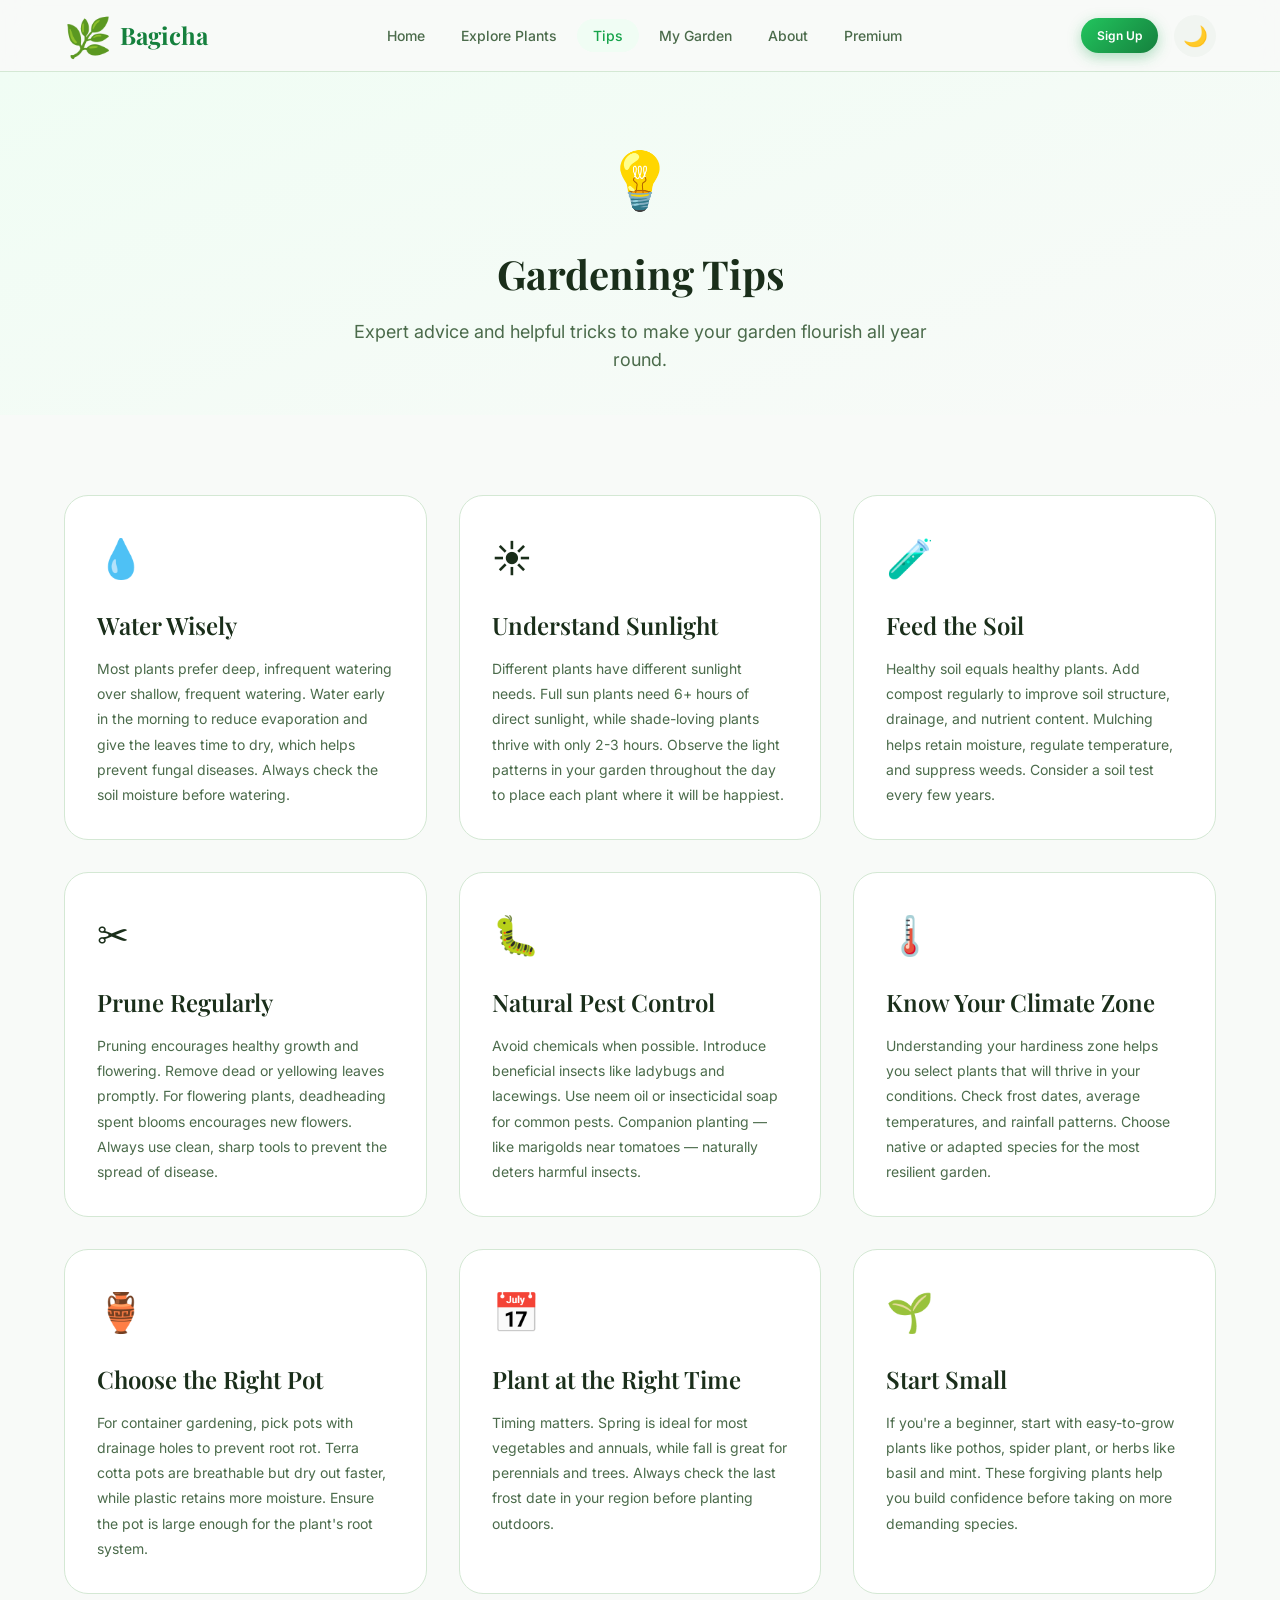
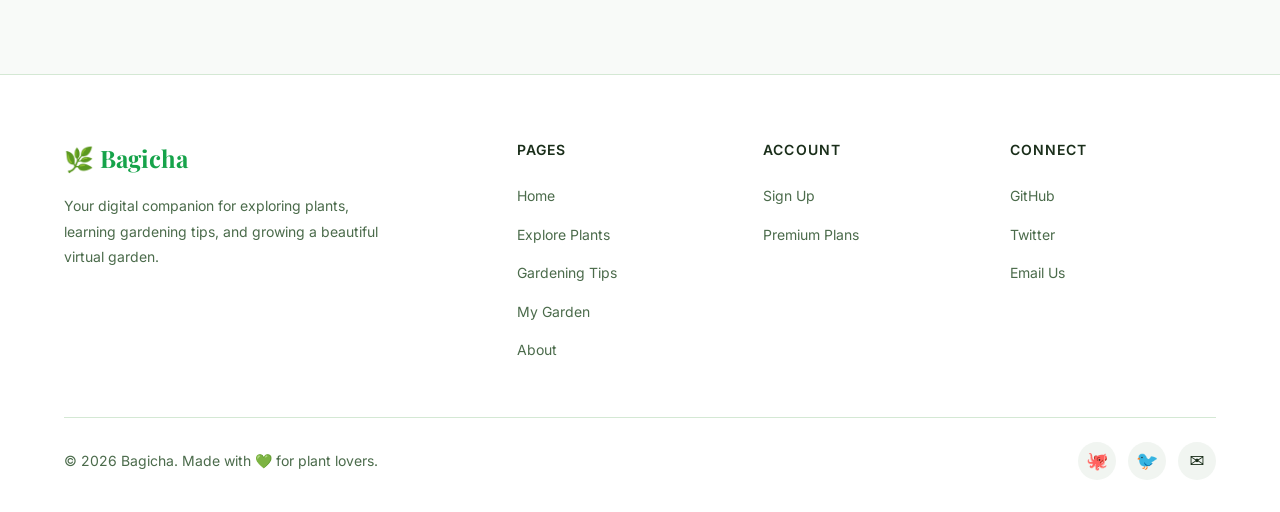
<file: tips.html>
<!DOCTYPE html>
<html lang="en" data-theme="light">
<head>
    <meta charset="UTF-8" />
    <meta name="viewport" content="width=device-width, initial-scale=1.0" />
    <meta name="description" content="Gardening tips and tricks to help your plants thrive in every season." />
    <title>Gardening Tips — Bagicha</title>
    <link rel="stylesheet" href="css/style.css" />
    <link rel="stylesheet" href="css/styletip.css" />
</head>
<body>
    <!-- NAVBAR -->
    <nav class="navbar" id="navbar">
        <div class="container">
            <a href="index.html" class="navbar__logo"><span class="navbar__logo-icon">🌿</span> Bagicha</a>
            <ul class="navbar__links" id="navLinks">
                <li><a href="index.html" class="navbar__link">Home</a></li>
                <li><a href="plants.html" class="navbar__link">Explore Plants</a></li>
                <li><a href="tips.html" class="navbar__link active">Tips</a></li>
                <li><a href="garden.html" class="navbar__link">My Garden</a></li>
                <li><a href="about.html" class="navbar__link">About</a></li>
                <li><a href="payment.html" class="navbar__link">Premium</a></li>
            </ul>
            <div class="navbar__actions">
                <a href="register.html" class="btn btn--sm btn--primary" style="margin-right:var(--sp-2)">Sign Up</a>
                <button class="theme-toggle" id="themeToggle" aria-label="Toggle dark mode">🌙</button>
                <button class="navbar__hamburger" id="hamburger" aria-label="Toggle menu"><span></span><span></span><span></span></button>
            </div>
        </div>
    </nav>

    <!-- PAGE HEADER -->
    <header class="page-header">
        <div class="container">
            <div class="page-header__icon">💡</div>
            <h1 class="page-header__title">Gardening Tips</h1>
            <p class="page-header__subtitle">Expert advice and helpful tricks to make your garden flourish all year round.</p>
        </div>
    </header>

    <!-- TIPS -->
    <main class="section">
        <div class="container">
            <div class="tips-grid">
                <article class="tip-card reveal"><div class="tip-card__icon">💧</div><h3 class="tip-card__title">Water Wisely</h3><p class="tip-card__text">Most plants prefer deep, infrequent watering over shallow, frequent watering. Water early in the morning to reduce evaporation and give the leaves time to dry, which helps prevent fungal diseases. Always check the soil moisture before watering.</p></article>
                <article class="tip-card reveal"><div class="tip-card__icon">☀️</div><h3 class="tip-card__title">Understand Sunlight</h3><p class="tip-card__text">Different plants have different sunlight needs. Full sun plants need 6+ hours of direct sunlight, while shade-loving plants thrive with only 2-3 hours. Observe the light patterns in your garden throughout the day to place each plant where it will be happiest.</p></article>
                <article class="tip-card reveal"><div class="tip-card__icon">🧪</div><h3 class="tip-card__title">Feed the Soil</h3><p class="tip-card__text">Healthy soil equals healthy plants. Add compost regularly to improve soil structure, drainage, and nutrient content. Mulching helps retain moisture, regulate temperature, and suppress weeds. Consider a soil test every few years.</p></article>
                <article class="tip-card reveal"><div class="tip-card__icon">✂️</div><h3 class="tip-card__title">Prune Regularly</h3><p class="tip-card__text">Pruning encourages healthy growth and flowering. Remove dead or yellowing leaves promptly. For flowering plants, deadheading spent blooms encourages new flowers. Always use clean, sharp tools to prevent the spread of disease.</p></article>
                <article class="tip-card reveal"><div class="tip-card__icon">🐛</div><h3 class="tip-card__title">Natural Pest Control</h3><p class="tip-card__text">Avoid chemicals when possible. Introduce beneficial insects like ladybugs and lacewings. Use neem oil or insecticidal soap for common pests. Companion planting — like marigolds near tomatoes — naturally deters harmful insects.</p></article>
                <article class="tip-card reveal"><div class="tip-card__icon">🌡️</div><h3 class="tip-card__title">Know Your Climate Zone</h3><p class="tip-card__text">Understanding your hardiness zone helps you select plants that will thrive in your conditions. Check frost dates, average temperatures, and rainfall patterns. Choose native or adapted species for the most resilient garden.</p></article>
                <article class="tip-card reveal"><div class="tip-card__icon">🏺</div><h3 class="tip-card__title">Choose the Right Pot</h3><p class="tip-card__text">For container gardening, pick pots with drainage holes to prevent root rot. Terra cotta pots are breathable but dry out faster, while plastic retains more moisture. Ensure the pot is large enough for the plant's root system.</p></article>
                <article class="tip-card reveal"><div class="tip-card__icon">📅</div><h3 class="tip-card__title">Plant at the Right Time</h3><p class="tip-card__text">Timing matters. Spring is ideal for most vegetables and annuals, while fall is great for perennials and trees. Always check the last frost date in your region before planting outdoors.</p></article>
                <article class="tip-card reveal"><div class="tip-card__icon">🌱</div><h3 class="tip-card__title">Start Small</h3><p class="tip-card__text">If you're a beginner, start with easy-to-grow plants like pothos, spider plant, or herbs like basil and mint. These forgiving plants help you build confidence before taking on more demanding species.</p></article>
            </div>
        </div>
    </main>

    <!-- FOOTER -->
    <footer class="footer">
        <div class="container">
            <div class="footer__grid">
                <div><div class="footer__brand">🌿 Bagicha</div><p class="footer__desc">Your digital companion for exploring plants, learning gardening tips, and growing a beautiful virtual garden.</p></div>
                <div><h4 class="footer__heading">Pages</h4><a href="index.html" class="footer__link">Home</a><a href="plants.html" class="footer__link">Explore Plants</a><a href="tips.html" class="footer__link">Gardening Tips</a><a href="garden.html" class="footer__link">My Garden</a><a href="about.html" class="footer__link">About</a></div>
                <div><h4 class="footer__heading">Account</h4><a href="register.html" class="footer__link">Sign Up</a><a href="payment.html" class="footer__link">Premium Plans</a></div>
                <div><h4 class="footer__heading">Connect</h4><a href="#" class="footer__link">GitHub</a><a href="#" class="footer__link">Twitter</a><a href="#" class="footer__link">Email Us</a></div>
            </div>
            <div class="footer__bottom"><p class="footer__copy">&copy; 2026 Bagicha. Made with 💚 for plant lovers.</p><div class="footer__socials"><a href="#" class="footer__social-link" aria-label="GitHub">🐙</a><a href="#" class="footer__social-link" aria-label="Twitter">🐦</a><a href="#" class="footer__social-link" aria-label="Email">✉️</a></div></div>
        </div>
    </footer>

    <div class="toast" id="toast"></div>
    <script src="js/script.js"></script>
</body>
</html>
</file>
<file: css/style.css>
/* ============================================
   BAGICHA — Shared Base CSS
   Design tokens, reset, navbar, footer, buttons,
   utilities, animations, responsive base
   ============================================ */

@import url('https://fonts.googleapis.com/css2?family=Inter:wght@300;400;500;600;700;800&family=Playfair+Display:wght@400;600;700&display=swap');

/* ============================================
   CSS CUSTOM PROPERTIES
   ============================================ */
:root {
  --clr-primary-50:  #f0fdf4;
  --clr-primary-100: #dcfce7;
  --clr-primary-200: #bbf7d0;
  --clr-primary-300: #86efac;
  --clr-primary-400: #4ade80;
  --clr-primary-500: #22c55e;
  --clr-primary-600: #16a34a;
  --clr-primary-700: #15803d;
  --clr-primary-800: #166534;
  --clr-primary-900: #14532d;

  --clr-accent:      #f59e0b;
  --clr-accent-light:#fbbf24;
  --clr-accent-dark: #d97706;

  --clr-bg:           #f8faf8;
  --clr-surface:      #ffffff;
  --clr-surface-alt:  #f1f5f1;
  --clr-text:         #1a2e1a;
  --clr-text-muted:   #4b6b4b;
  --clr-border:       #d4e8d4;
  --clr-shadow:       rgba(22, 101, 52, .08);
  --clr-overlay:      rgba(0, 0, 0, .55);

  --ff-body:    'Inter', system-ui, sans-serif;
  --ff-heading: 'Playfair Display', Georgia, serif;

  --fs-xs:   .75rem;
  --fs-sm:   .875rem;
  --fs-base: 1rem;
  --fs-md:   1.125rem;
  --fs-lg:   1.25rem;
  --fs-xl:   1.5rem;
  --fs-2xl:  2rem;
  --fs-3xl:  2.5rem;
  --fs-4xl:  3.25rem;
  --fs-hero: clamp(2.5rem, 5vw + 1rem, 4.5rem);

  --fw-light:    300;
  --fw-regular:  400;
  --fw-medium:   500;
  --fw-semibold: 600;
  --fw-bold:     700;
  --fw-black:    800;

  --lh-tight:  1.2;
  --lh-normal: 1.6;
  --lh-loose:  1.8;

  --sp-1:  .25rem;  --sp-2:  .5rem;  --sp-3:  .75rem;
  --sp-4:  1rem;    --sp-5:  1.25rem; --sp-6:  1.5rem;
  --sp-8:  2rem;    --sp-10: 2.5rem;  --sp-12: 3rem;
  --sp-16: 4rem;    --sp-20: 5rem;    --sp-24: 6rem;

  --radius-sm:   .375rem;
  --radius-md:   .625rem;
  --radius-lg:   1rem;
  --radius-xl:   1.5rem;
  --radius-pill:  50rem;
  --radius-round: 50%;

  --shadow-sm:   0 1px  3px var(--clr-shadow);
  --shadow-md:   0 4px 12px var(--clr-shadow);
  --shadow-lg:   0 8px 30px var(--clr-shadow);
  --shadow-xl:   0 20px 50px var(--clr-shadow);

  --ease-out:  cubic-bezier(.22,1,.36,1);
  --dur-fast:  .2s;
  --dur-base:  .35s;
  --dur-slow:  .5s;

  --max-w:     1200px;
  --nav-h:     72px;
}

/* ============================================
   DARK MODE
   ============================================ */
[data-theme="dark"] {
  --clr-bg:          #0f1a0f;
  --clr-surface:     #1a2d1a;
  --clr-surface-alt: #223322;
  --clr-text:        #e8f5e8;
  --clr-text-muted:  #9abf9a;
  --clr-border:      #2d4a2d;
  --clr-shadow:      rgba(0, 0, 0, .35);
  --clr-overlay:     rgba(0, 0, 0, .75);
}

/* ============================================
   RESET & BASE
   ============================================ */
*, *::before, *::after { margin: 0; padding: 0; box-sizing: border-box; }

html { scroll-behavior: smooth; scroll-padding-top: var(--nav-h); }

body {
  font-family: var(--ff-body);
  font-size: var(--fs-base);
  line-height: var(--lh-normal);
  color: var(--clr-text);
  background: var(--clr-bg);
  -webkit-font-smoothing: antialiased;
  transition: background var(--dur-base) var(--ease-out), color var(--dur-base) var(--ease-out);
}

img { display: block; max-width: 100%; height: auto; }
a { color: inherit; text-decoration: none; }
ul, ol { list-style: none; }
button { font: inherit; cursor: pointer; border: none; background: none; color: inherit; }
input, textarea, select { font: inherit; color: inherit; background: transparent; }

/* ============================================
   UTILITY CLASSES
   ============================================ */
.container { width: 100%; max-width: var(--max-w); margin-inline: auto; padding-inline: var(--sp-6); }
.section { padding-block: var(--sp-20); }

.section-title {
  font-family: var(--ff-heading); font-size: var(--fs-3xl); font-weight: var(--fw-bold);
  text-align: center; margin-bottom: var(--sp-4); color: var(--clr-text);
}
.section-subtitle {
  text-align: center; color: var(--clr-text-muted); font-size: var(--fs-md);
  max-width: 600px; margin-inline: auto; margin-bottom: var(--sp-12);
}
.text-center { text-align: center; }
.text-muted  { color: var(--clr-text-muted); }
.sr-only { position: absolute; width: 1px; height: 1px; padding: 0; margin: -1px; overflow: hidden; clip: rect(0,0,0,0); border: 0; }

/* ============================================
   BUTTONS
   ============================================ */
.btn {
  display: inline-flex; align-items: center; justify-content: center; gap: var(--sp-2);
  padding: var(--sp-3) var(--sp-6); font-weight: var(--fw-semibold); font-size: var(--fs-sm);
  border-radius: var(--radius-pill); transition: all var(--dur-base) var(--ease-out);
  white-space: nowrap; text-decoration: none; cursor: pointer; border: none;
}
.btn--primary { background: linear-gradient(135deg, var(--clr-primary-500), var(--clr-primary-700)); color: #fff; box-shadow: 0 4px 14px rgba(22, 163, 74, .35); }
.btn--primary:hover { transform: translateY(-2px); box-shadow: 0 6px 22px rgba(22, 163, 74, .45); }
.btn--secondary { background: var(--clr-surface); color: var(--clr-primary-700); border: 2px solid var(--clr-primary-300); }
.btn--secondary:hover { background: var(--clr-primary-50); border-color: var(--clr-primary-500); }
[data-theme="dark"] .btn--secondary { background: var(--clr-surface); color: var(--clr-primary-300); border-color: var(--clr-primary-700); }
[data-theme="dark"] .btn--secondary:hover { background: var(--clr-surface-alt); border-color: var(--clr-primary-500); }
.btn--accent { background: linear-gradient(135deg, var(--clr-accent), var(--clr-accent-dark)); color: #fff; box-shadow: 0 4px 14px rgba(245, 158, 11, .3); }
.btn--accent:hover { transform: translateY(-2px); box-shadow: 0 6px 22px rgba(245, 158, 11, .45); }
.btn--outline { background: transparent; border: 2px solid var(--clr-primary-500); color: var(--clr-primary-600); }
.btn--outline:hover { background: var(--clr-primary-500); color: #fff; }
.btn--ghost { color: var(--clr-primary-600); }
.btn--ghost:hover { background: var(--clr-primary-50); }
.btn--icon { width: 42px; height: 42px; padding: 0; border-radius: var(--radius-round); font-size: var(--fs-lg); }
.btn--lg { padding: var(--sp-4) var(--sp-8); font-size: var(--fs-base); }
.btn--sm { padding: var(--sp-2) var(--sp-4); font-size: var(--fs-xs); }

/* ============================================
   NAVBAR
   ============================================ */
.navbar {
  position: fixed; top: 0; left: 0; right: 0; height: var(--nav-h);
  background: rgba(248, 250, 248, .85); backdrop-filter: blur(14px); -webkit-backdrop-filter: blur(14px);
  border-bottom: 1px solid var(--clr-border); z-index: 1000;
  transition: background var(--dur-base) var(--ease-out), box-shadow var(--dur-base) var(--ease-out);
}
[data-theme="dark"] .navbar { background: rgba(15, 26, 15, .88); }
.navbar.scrolled { box-shadow: var(--shadow-md); }
.navbar .container { display: flex; align-items: center; justify-content: space-between; height: 100%; }

.navbar__logo { display: flex; align-items: center; gap: var(--sp-2); font-family: var(--ff-heading); font-size: var(--fs-xl); font-weight: var(--fw-bold); color: var(--clr-primary-700); }
[data-theme="dark"] .navbar__logo { color: var(--clr-primary-400); }
.navbar__logo-icon { font-size: 1.6em; }

.navbar__links { display: flex; align-items: center; gap: var(--sp-1); }
.navbar__link { padding: var(--sp-2) var(--sp-4); font-size: var(--fs-sm); font-weight: var(--fw-medium); border-radius: var(--radius-pill); transition: all var(--dur-fast) var(--ease-out); color: var(--clr-text-muted); }
.navbar__link:hover, .navbar__link.active { color: var(--clr-primary-600); background: var(--clr-primary-50); }
[data-theme="dark"] .navbar__link:hover, [data-theme="dark"] .navbar__link.active { color: var(--clr-primary-300); background: rgba(34, 197, 94, .1); }

.navbar__actions { display: flex; align-items: center; gap: var(--sp-2); }

.theme-toggle { width: 42px; height: 42px; display: flex; align-items: center; justify-content: center; border-radius: var(--radius-round); font-size: var(--fs-lg); transition: background var(--dur-fast) var(--ease-out); cursor: pointer; background: var(--clr-surface-alt); }
.theme-toggle:hover { background: var(--clr-primary-100); }
[data-theme="dark"] .theme-toggle:hover { background: var(--clr-surface-alt); }

.navbar__hamburger { display: none; flex-direction: column; gap: 5px; width: 28px; cursor: pointer; background: none; border: none; padding: var(--sp-2); }
.navbar__hamburger span { display: block; width: 100%; height: 2.5px; background: var(--clr-text); border-radius: 2px; transition: all var(--dur-base) var(--ease-out); }
.navbar__hamburger.open span:nth-child(1) { transform: rotate(45deg) translate(5px, 5px); }
.navbar__hamburger.open span:nth-child(2) { opacity: 0; }
.navbar__hamburger.open span:nth-child(3) { transform: rotate(-45deg) translate(6px, -6px); }

/* ============================================
   PAGE HEADER (sub pages)
   ============================================ */
.page-header { padding: var(--sp-16) 0 var(--sp-10); margin-top: var(--nav-h); text-align: center; background: linear-gradient(160deg, var(--clr-primary-50) 0%, var(--clr-bg) 100%); }
[data-theme="dark"] .page-header { background: linear-gradient(160deg, var(--clr-primary-900) 0%, var(--clr-bg) 100%); }
.page-header__icon { font-size: 3.5rem; margin-bottom: var(--sp-4); display: inline-block; }
.page-header__title { font-family: var(--ff-heading); font-size: var(--fs-3xl); font-weight: var(--fw-bold); margin-bottom: var(--sp-3); }
.page-header__subtitle { color: var(--clr-text-muted); font-size: var(--fs-md); max-width: 600px; margin-inline: auto; }

/* ============================================
   FEATURE CARDS (used on home + about)
   ============================================ */
.features-grid { display: grid; grid-template-columns: repeat(auto-fit, minmax(260px, 1fr)); gap: var(--sp-8); }
.feature-card { background: var(--clr-surface); border: 1px solid var(--clr-border); border-radius: var(--radius-xl); padding: var(--sp-8); text-align: center; transition: all var(--dur-base) var(--ease-out); }
.feature-card:hover { transform: translateY(-6px); box-shadow: var(--shadow-lg); border-color: var(--clr-primary-300); }
.feature-card__icon { font-size: 2.8rem; margin-bottom: var(--sp-4); display: inline-block; animation: bounce 2s ease-in-out infinite; animation-play-state: paused; }
.feature-card:hover .feature-card__icon { animation-play-state: running; }
.feature-card__title { font-family: var(--ff-heading); font-size: var(--fs-xl); font-weight: var(--fw-semibold); margin-bottom: var(--sp-3); }
.feature-card__text { color: var(--clr-text-muted); font-size: var(--fs-sm); line-height: var(--lh-loose); }

/* ============================================
   FOOTER
   ============================================ */
.footer { background: var(--clr-surface); border-top: 1px solid var(--clr-border); padding-block: var(--sp-16) var(--sp-8); }
.footer__grid { display: grid; grid-template-columns: 2fr 1fr 1fr 1fr; gap: var(--sp-10); margin-bottom: var(--sp-12); }
.footer__brand { font-family: var(--ff-heading); font-size: var(--fs-xl); font-weight: var(--fw-bold); color: var(--clr-primary-600); margin-bottom: var(--sp-4); display: flex; align-items: center; gap: var(--sp-2); }
.footer__desc { color: var(--clr-text-muted); font-size: var(--fs-sm); line-height: var(--lh-loose); max-width: 320px; }
.footer__heading { font-weight: var(--fw-semibold); font-size: var(--fs-sm); text-transform: uppercase; letter-spacing: .08em; margin-bottom: var(--sp-4); color: var(--clr-text); }
.footer__link { display: block; font-size: var(--fs-sm); color: var(--clr-text-muted); padding-block: var(--sp-2); transition: color var(--dur-fast) var(--ease-out); }
.footer__link:hover { color: var(--clr-primary-500); }
.footer__bottom { border-top: 1px solid var(--clr-border); padding-top: var(--sp-6); display: flex; justify-content: space-between; align-items: center; flex-wrap: wrap; gap: var(--sp-4); }
.footer__copy { font-size: var(--fs-sm); color: var(--clr-text-muted); }
.footer__socials { display: flex; gap: var(--sp-3); }
.footer__social-link { width: 38px; height: 38px; border-radius: var(--radius-round); display: flex; align-items: center; justify-content: center; background: var(--clr-surface-alt); font-size: var(--fs-md); transition: all var(--dur-fast) var(--ease-out); }
.footer__social-link:hover { background: var(--clr-primary-500); color: #fff; transform: translateY(-2px); }

/* ============================================
   TOAST NOTIFICATION
   ============================================ */
.toast { position: fixed; bottom: var(--sp-6); right: var(--sp-6); background: var(--clr-primary-600); color: #fff; padding: var(--sp-4) var(--sp-6); border-radius: var(--radius-lg); font-size: var(--fs-sm); font-weight: var(--fw-medium); box-shadow: var(--shadow-lg); z-index: 3000; transform: translateY(100px); opacity: 0; transition: all var(--dur-base) var(--ease-out); display: flex; align-items: center; gap: var(--sp-2); }
.toast.show { transform: translateY(0); opacity: 1; }

/* ============================================
   ANIMATIONS
   ============================================ */
@keyframes fadeInUp   { from { opacity: 0; transform: translateY(24px); }  to { opacity: 1; transform: translateY(0); } }
@keyframes fadeInDown { from { opacity: 0; transform: translateY(-16px); } to { opacity: 1; transform: translateY(0); } }
@keyframes float  { 0%, 100% { transform: translateY(0); } 50% { transform: translateY(-16px); } }
@keyframes bounce { 0%, 100% { transform: translateY(0); } 50% { transform: translateY(-8px); } }
@keyframes blobMove { 0% { transform: translate(0, 0) scale(1); } 100% { transform: translate(40px, -30px) scale(1.1); } }
@keyframes spin { to { transform: rotate(360deg); } }

.reveal { opacity: 0; transform: translateY(30px); transition: opacity .6s var(--ease-out), transform .6s var(--ease-out); }
.reveal.visible { opacity: 1; transform: translateY(0); }

/* ============================================
   RESPONSIVE BASE
   ============================================ */
@media (max-width: 992px) {
  .footer__grid { grid-template-columns: 1fr 1fr; }
}
@media (max-width: 768px) {
  :root { --nav-h: 64px; }
  .navbar__links { position: fixed; top: var(--nav-h); left: 0; right: 0; bottom: 0; background: var(--clr-bg); flex-direction: column; align-items: center; justify-content: center; gap: var(--sp-4); transform: translateX(100%); transition: transform var(--dur-base) var(--ease-out); z-index: 999; }
  .navbar__links.open { transform: translateX(0); }
  .navbar__link { font-size: var(--fs-lg); padding: var(--sp-3) var(--sp-8); }
  .navbar__hamburger { display: flex; }
  .section { padding-block: var(--sp-12); }
  .section-title { font-size: var(--fs-2xl); }
  .footer__grid { grid-template-columns: 1fr; text-align: center; }
  .footer__brand { justify-content: center; }
  .footer__desc { margin-inline: auto; }
  .footer__bottom { justify-content: center; text-align: center; }
}
</file>
<file: css/stylehome.css>
/* ============================================
   BAGICHA — Home Page (index.html)
   Hero, features
   ============================================ */

/* ---- HERO ---- */
.hero {
  position: relative; min-height: calc(100vh - var(--nav-h)); display: flex; align-items: center;
  overflow: hidden; margin-top: var(--nav-h);
  background: linear-gradient(160deg, var(--clr-primary-50) 0%, var(--clr-bg) 40%, var(--clr-surface) 100%);
}
[data-theme="dark"] .hero { background: linear-gradient(160deg, var(--clr-primary-900) 0%, var(--clr-bg) 40%, var(--clr-surface) 100%); }
.hero__content { position: relative; z-index: 2; max-width: 620px; }
.hero__badge { display: inline-flex; align-items: center; gap: var(--sp-2); padding: var(--sp-2) var(--sp-4); background: var(--clr-primary-100); color: var(--clr-primary-700); font-size: var(--fs-sm); font-weight: var(--fw-semibold); border-radius: var(--radius-pill); margin-bottom: var(--sp-6); animation: fadeInDown .6s var(--ease-out); }
[data-theme="dark"] .hero__badge { background: rgba(34, 197, 94, .15); color: var(--clr-primary-300); }
.hero__title { font-family: var(--ff-heading); font-size: var(--fs-hero); font-weight: var(--fw-black); line-height: var(--lh-tight); margin-bottom: var(--sp-6); animation: fadeInUp .7s var(--ease-out); }
.hero__title span { background: linear-gradient(135deg, var(--clr-primary-500), var(--clr-primary-700)); -webkit-background-clip: text; -webkit-text-fill-color: transparent; background-clip: text; }
.hero__description { font-size: var(--fs-lg); color: var(--clr-text-muted); line-height: var(--lh-loose); margin-bottom: var(--sp-8); animation: fadeInUp .8s var(--ease-out); }
.hero__actions { display: flex; flex-wrap: wrap; gap: var(--sp-4); animation: fadeInUp .9s var(--ease-out); }
.hero__visual { position: relative; z-index: 1; flex: 1; display: flex; align-items: center; justify-content: center; font-size: min(18vw, 260px); animation: float 6s ease-in-out infinite; }
.hero .container { display: flex; align-items: center; gap: var(--sp-16); }

.hero__blob { position: absolute; border-radius: 50%; filter: blur(80px); opacity: .35; z-index: 0; animation: blobMove 20s ease-in-out infinite alternate; }
.hero__blob--1 { width: 400px; height: 400px; background: var(--clr-primary-300); top: -100px; right: -50px; }
.hero__blob--2 { width: 300px; height: 300px; background: var(--clr-accent-light); bottom: -80px; left: 10%; }

/* ---- RESPONSIVE ---- */
@media (max-width: 992px) {
  .hero .container { flex-direction: column; text-align: center; }
  .hero__actions { justify-content: center; }
  .hero__visual { font-size: min(30vw, 200px); }
}
@media (max-width: 768px) {
  .hero { min-height: auto; padding-block: var(--sp-12); }
}
@media (max-width: 480px) {
  .hero__actions { flex-direction: column; }
}
</file>
<file: css/styleplant.css>
/* ============================================
   BAGICHA — Plants Page (plants.html)
   Plant cards, search/filter, modal
   ============================================ */

/* ---- PLANT GRID ---- */
.plant-grid { display: grid; grid-template-columns: repeat(auto-fill, minmax(280px, 1fr)); gap: var(--sp-8); }
.plant-card { background: var(--clr-surface); border: 1px solid var(--clr-border); border-radius: var(--radius-xl); overflow: hidden; transition: all var(--dur-base) var(--ease-out); cursor: pointer; display: flex; flex-direction: column; }
.plant-card:hover { transform: translateY(-6px); box-shadow: var(--shadow-lg); }

.plant-card__image { width: 100%; height: 220px; object-fit: cover; background: var(--clr-surface-alt); display: flex; align-items: center; justify-content: center; font-size: 5rem; transition: transform var(--dur-slow) var(--ease-out); }
.plant-card:hover .plant-card__image { transform: scale(1.05); }
.plant-card__image-wrapper { overflow: hidden; border-radius: var(--radius-xl) var(--radius-xl) 0 0; position: relative; }
.plant-card__badge { position: absolute; top: var(--sp-3); right: var(--sp-3); background: var(--clr-primary-500); color: #fff; font-size: var(--fs-xs); font-weight: var(--fw-semibold); padding: var(--sp-1) var(--sp-3); border-radius: var(--radius-pill); }
.plant-card__body { padding: var(--sp-5); flex: 1; display: flex; flex-direction: column; }
.plant-card__name { font-family: var(--ff-heading); font-size: var(--fs-lg); font-weight: var(--fw-semibold); margin-bottom: var(--sp-1); }
.plant-card__botanical { font-size: var(--fs-sm); color: var(--clr-text-muted); font-style: italic; margin-bottom: var(--sp-3); }
.plant-card__desc { font-size: var(--fs-sm); color: var(--clr-text-muted); line-height: var(--lh-normal); margin-bottom: var(--sp-4); flex: 1; display: -webkit-box; -webkit-line-clamp: 3; -webkit-box-orient: vertical; overflow: hidden; }
.plant-card__footer { display: flex; align-items: center; justify-content: space-between; gap: var(--sp-2); }
.plant-card__tags { display: flex; flex-wrap: wrap; gap: var(--sp-1); }

.tag { display: inline-block; font-size: var(--fs-xs); font-weight: var(--fw-medium); padding: var(--sp-1) var(--sp-3); border-radius: var(--radius-pill); background: var(--clr-primary-50); color: var(--clr-primary-700); }
[data-theme="dark"] .tag { background: rgba(34, 197, 94, .1); color: var(--clr-primary-300); }

.plant-card__add-btn { width: 38px; height: 38px; border-radius: var(--radius-round); display: flex; align-items: center; justify-content: center; font-size: var(--fs-lg); background: var(--clr-primary-50); color: var(--clr-primary-600); border: 2px solid var(--clr-primary-200); transition: all var(--dur-fast) var(--ease-out); flex-shrink: 0; }
.plant-card__add-btn:hover { background: var(--clr-primary-500); color: #fff; border-color: var(--clr-primary-500); }
.plant-card__add-btn.added { background: var(--clr-primary-500); color: #fff; border-color: var(--clr-primary-500); }

/* ---- SEARCH & FILTER ---- */
.search-bar { display: flex; flex-wrap: wrap; gap: var(--sp-4); align-items: center; justify-content: center; margin-bottom: var(--sp-10); }
.search-bar__input-wrap { position: relative; flex: 1; min-width: 260px; max-width: 480px; }
.search-bar__icon { position: absolute; left: var(--sp-4); top: 50%; transform: translateY(-50%); font-size: var(--fs-lg); color: var(--clr-text-muted); pointer-events: none; }
.search-bar__input { width: 100%; padding: var(--sp-3) var(--sp-4) var(--sp-3) var(--sp-10); background: var(--clr-surface); border: 2px solid var(--clr-border); border-radius: var(--radius-pill); font-size: var(--fs-base); transition: border-color var(--dur-fast) var(--ease-out), box-shadow var(--dur-fast) var(--ease-out); }
.search-bar__input::placeholder { color: var(--clr-text-muted); }
.search-bar__input:focus { outline: none; border-color: var(--clr-primary-500); box-shadow: 0 0 0 4px rgba(34, 197, 94, .15); }
.search-bar__filters { display: flex; gap: var(--sp-2); flex-wrap: wrap; }
.filter-btn { padding: var(--sp-2) var(--sp-5); font-size: var(--fs-sm); font-weight: var(--fw-medium); border-radius: var(--radius-pill); border: 2px solid var(--clr-border); background: var(--clr-surface); color: var(--clr-text-muted); transition: all var(--dur-fast) var(--ease-out); }
.filter-btn:hover { border-color: var(--clr-primary-400); color: var(--clr-primary-600); }
.filter-btn.active { background: var(--clr-primary-500); border-color: var(--clr-primary-500); color: #fff; }

/* ---- MODAL ---- */
.modal-overlay { position: fixed; inset: 0; background: var(--clr-overlay); z-index: 2000; display: flex; align-items: center; justify-content: center; padding: var(--sp-6); opacity: 0; visibility: hidden; transition: all var(--dur-base) var(--ease-out); }
.modal-overlay.active { opacity: 1; visibility: visible; }
.modal { background: var(--clr-surface); border-radius: var(--radius-xl); max-width: 600px; width: 100%; max-height: 90vh; overflow-y: auto; transform: translateY(30px) scale(.96); transition: transform var(--dur-base) var(--ease-out); box-shadow: var(--shadow-xl); }
.modal-overlay.active .modal { transform: translateY(0) scale(1); }
.modal__header { position: relative; padding: 0; }
.modal__image { width: 100%; height: 250px; display: flex; align-items: center; justify-content: center; font-size: 6rem; background: var(--clr-surface-alt); border-radius: var(--radius-xl) var(--radius-xl) 0 0; }
.modal__close { position: absolute; top: var(--sp-4); right: var(--sp-4); width: 36px; height: 36px; border-radius: var(--radius-round); background: rgba(255,255,255,.9); color: var(--clr-text); font-size: var(--fs-lg); display: flex; align-items: center; justify-content: center; transition: all var(--dur-fast) var(--ease-out); cursor: pointer; border: none; }
.modal__close:hover { background: #fff; transform: rotate(90deg); }
.modal__body { padding: var(--sp-6) var(--sp-8); }
.modal__title { font-family: var(--ff-heading); font-size: var(--fs-2xl); font-weight: var(--fw-bold); margin-bottom: var(--sp-1); }
.modal__botanical { font-size: var(--fs-sm); color: var(--clr-text-muted); font-style: italic; margin-bottom: var(--sp-4); }
.modal__desc { color: var(--clr-text-muted); line-height: var(--lh-loose); margin-bottom: var(--sp-6); }
.modal__details { display: grid; grid-template-columns: 1fr 1fr; gap: var(--sp-4); margin-bottom: var(--sp-6); }
.modal__detail-item { background: var(--clr-surface-alt); padding: var(--sp-4); border-radius: var(--radius-lg); text-align: center; }
.modal__detail-label { font-size: var(--fs-xs); color: var(--clr-text-muted); text-transform: uppercase; letter-spacing: .08em; margin-bottom: var(--sp-1); }
.modal__detail-value { font-weight: var(--fw-semibold); font-size: var(--fs-md); }
.modal__actions { display: flex; gap: var(--sp-3); }

/* ---- NO RESULTS ---- */
.no-results { text-align: center; padding: var(--sp-16) var(--sp-4); color: var(--clr-text-muted); }
.no-results__icon { font-size: 4rem; margin-bottom: var(--sp-4); display: inline-block; }
.no-results__text { font-size: var(--fs-lg); }

/* ---- RESPONSIVE ---- */
@media (max-width: 768px) {
  .plant-grid { grid-template-columns: repeat(auto-fill, minmax(240px, 1fr)); }
  .modal__details { grid-template-columns: 1fr; }
}
@media (max-width: 480px) {
  .search-bar { flex-direction: column; align-items: stretch; }
  .search-bar__input-wrap { max-width: 100%; }
  .search-bar__filters { justify-content: center; }
  .plant-grid { grid-template-columns: 1fr; }
}
</file>
<file: css/styleabout.css>
/* ============================================
   BAGICHA — About Page (about.html)
   ============================================ */

.about-hero { text-align: center; padding: var(--sp-16) 0 var(--sp-10); margin-top: var(--nav-h); }
.about-hero__icon { font-size: 4rem; margin-bottom: var(--sp-4); display: inline-block; animation: float 5s ease-in-out infinite; }
.about-hero__title { font-family: var(--ff-heading); font-size: var(--fs-4xl); font-weight: var(--fw-bold); margin-bottom: var(--sp-4); }
.about-hero__text { color: var(--clr-text-muted); font-size: var(--fs-lg); max-width: 650px; margin-inline: auto; line-height: var(--lh-loose); }

.about-section { display: grid; grid-template-columns: 1fr 1fr; gap: var(--sp-12); align-items: center; padding-block: var(--sp-16); }
.about-section--reverse { direction: rtl; }
.about-section--reverse > * { direction: ltr; }
.about-section__visual { font-size: min(14vw, 180px); text-align: center; }
.about-section__content h2 { font-family: var(--ff-heading); font-size: var(--fs-2xl); margin-bottom: var(--sp-4); }
.about-section__content p { color: var(--clr-text-muted); line-height: var(--lh-loose); margin-bottom: var(--sp-4); }

.team-grid { display: grid; grid-template-columns: repeat(auto-fill, minmax(220px, 1fr)); gap: var(--sp-8); }
.team-card { background: var(--clr-surface); border: 1px solid var(--clr-border); border-radius: var(--radius-xl); padding: var(--sp-8); text-align: center; transition: all var(--dur-base) var(--ease-out); }
.team-card:hover { transform: translateY(-4px); box-shadow: var(--shadow-lg); }
.team-card__avatar { font-size: 3.5rem; margin-bottom: var(--sp-4); }
.team-card__name { font-weight: var(--fw-semibold); font-size: var(--fs-lg); margin-bottom: var(--sp-1); }
.team-card__role { font-size: var(--fs-sm); color: var(--clr-text-muted); }

@media (max-width: 992px) {
  .about-section { grid-template-columns: 1fr; text-align: center; }
  .about-section--reverse { direction: ltr; }
}
@media (max-width: 480px) {
  .team-grid { grid-template-columns: 1fr; }
}
</file>
<file: css/stylegarden.css>
/* ============================================
   BAGICHA — Garden Page (garden.html)
   ============================================ */

.garden-empty { text-align: center; padding: var(--sp-16) var(--sp-4); }
.garden-empty__icon { font-size: 5rem; margin-bottom: var(--sp-6); display: inline-block; animation: float 4s ease-in-out infinite; }
.garden-empty__title { font-family: var(--ff-heading); font-size: var(--fs-2xl); margin-bottom: var(--sp-3); }
.garden-empty__text { color: var(--clr-text-muted); font-size: var(--fs-md); margin-bottom: var(--sp-8); }

.garden-stats { display: flex; gap: var(--sp-6); justify-content: center; flex-wrap: wrap; margin-bottom: var(--sp-10); }
.garden-stat { background: var(--clr-surface); border: 1px solid var(--clr-border); border-radius: var(--radius-xl); padding: var(--sp-6) var(--sp-8); text-align: center; min-width: 150px; transition: all var(--dur-base) var(--ease-out); }
.garden-stat:hover { transform: translateY(-4px); box-shadow: var(--shadow-md); }
.garden-stat__number { font-family: var(--ff-heading); font-size: var(--fs-3xl); font-weight: var(--fw-bold); color: var(--clr-primary-600); }
.garden-stat__label { font-size: var(--fs-sm); color: var(--clr-text-muted); margin-top: var(--sp-1); }

.garden-plant-card__remove { width: 38px; height: 38px; border-radius: var(--radius-round); display: flex; align-items: center; justify-content: center; font-size: var(--fs-lg); background: #fef2f2; color: #dc2626; border: 2px solid #fecaca; transition: all var(--dur-fast) var(--ease-out); flex-shrink: 0; }
.garden-plant-card__remove:hover { background: #dc2626; color: #fff; border-color: #dc2626; }

@media (max-width: 480px) {
  .garden-stats { flex-direction: column; align-items: center; }
}
</file>
<file: css/stylepayment.css>
/* ============================================
   BAGICHA — Payment Page (payment.html)
   ============================================ */

.payment-section { background: linear-gradient(160deg, var(--clr-primary-50) 0%, var(--clr-bg) 100%); }
[data-theme="dark"] .payment-section { background: linear-gradient(160deg, var(--clr-primary-900) 0%, var(--clr-bg) 100%); }

.pricing-grid { display: grid; grid-template-columns: repeat(auto-fit, minmax(300px, 1fr)); gap: var(--sp-8); margin-bottom: var(--sp-12); }
.pricing-card { background: var(--clr-surface); border: 2px solid var(--clr-border); border-radius: var(--radius-xl); padding: var(--sp-8); text-align: center; transition: all var(--dur-base) var(--ease-out); position: relative; overflow: hidden; }
.pricing-card:hover { transform: translateY(-6px); box-shadow: var(--shadow-lg); }
.pricing-card--featured { border-color: var(--clr-primary-500); box-shadow: var(--shadow-md); }
.pricing-card--featured::before { content: '⭐ Most Popular'; position: absolute; top: 0; left: 0; right: 0; padding: var(--sp-2); background: linear-gradient(135deg, var(--clr-primary-500), var(--clr-primary-700)); color: #fff; font-size: var(--fs-xs); font-weight: var(--fw-semibold); text-transform: uppercase; letter-spacing: .08em; }
.pricing-card--featured .pricing-card__inner { padding-top: var(--sp-8); }

.pricing-card__icon { font-size: 3rem; margin-bottom: var(--sp-4); display: inline-block; }
.pricing-card__title { font-family: var(--ff-heading); font-size: var(--fs-xl); font-weight: var(--fw-bold); margin-bottom: var(--sp-2); }
.pricing-card__price { font-size: var(--fs-3xl); font-weight: var(--fw-black); color: var(--clr-primary-600); margin-bottom: var(--sp-2); }
.pricing-card__price span { font-size: var(--fs-sm); font-weight: var(--fw-regular); color: var(--clr-text-muted); }
.pricing-card__desc { color: var(--clr-text-muted); font-size: var(--fs-sm); margin-bottom: var(--sp-6); }
.pricing-card__features { text-align: left; margin-bottom: var(--sp-6); }
.pricing-card__features li { padding: var(--sp-2) 0; font-size: var(--fs-sm); color: var(--clr-text-muted); display: flex; align-items: center; gap: var(--sp-2); }
.pricing-card__features li::before { content: '✓'; color: var(--clr-primary-500); font-weight: var(--fw-bold); flex-shrink: 0; }

.payment-methods { display: flex; justify-content: center; gap: var(--sp-6); flex-wrap: wrap; }
.payment-method { display: flex; align-items: center; gap: var(--sp-3); padding: var(--sp-4) var(--sp-6); background: var(--clr-surface); border: 2px solid var(--clr-border); border-radius: var(--radius-lg); font-size: var(--fs-sm); font-weight: var(--fw-medium); transition: all var(--dur-fast) var(--ease-out); cursor: pointer; }
.payment-method:hover { border-color: var(--clr-primary-400); box-shadow: var(--shadow-sm); transform: translateY(-2px); }
.payment-method__icon { font-size: 1.6rem; }

@media (max-width: 992px) {
  .pricing-grid { grid-template-columns: 1fr; max-width: 420px; margin-inline: auto; }
}
@media (max-width: 480px) {
  .payment-methods { flex-direction: column; align-items: center; }
}
</file>
<file: css/styleregister.css>
/* ============================================
   BAGICHA — Registration Page (register.html)
   ============================================ */

.auth-page { min-height: 100vh; display: flex; align-items: center; justify-content: center; padding: var(--sp-8); background: linear-gradient(160deg, var(--clr-primary-50) 0%, var(--clr-bg) 40%, var(--clr-surface) 100%); }
[data-theme="dark"] .auth-page { background: linear-gradient(160deg, var(--clr-primary-900) 0%, var(--clr-bg) 40%, var(--clr-surface) 100%); }

.auth-card { background: var(--clr-surface); border: 1px solid var(--clr-border); border-radius: var(--radius-xl); padding: var(--sp-10); max-width: 480px; width: 100%; box-shadow: var(--shadow-lg); }
.auth-card__logo { text-align: center; margin-bottom: var(--sp-8); }
.auth-card__logo-icon { font-size: 3rem; display: block; margin-bottom: var(--sp-2); }
.auth-card__logo-text { font-family: var(--ff-heading); font-size: var(--fs-2xl); font-weight: var(--fw-bold); color: var(--clr-primary-700); }
[data-theme="dark"] .auth-card__logo-text { color: var(--clr-primary-400); }

.auth-card__title { font-family: var(--ff-heading); font-size: var(--fs-xl); font-weight: var(--fw-semibold); text-align: center; margin-bottom: var(--sp-2); }
.auth-card__subtitle { text-align: center; color: var(--clr-text-muted); font-size: var(--fs-sm); margin-bottom: var(--sp-8); }

.form-group { margin-bottom: var(--sp-5); }
.form-group__label { display: block; font-size: var(--fs-sm); font-weight: var(--fw-medium); margin-bottom: var(--sp-2); color: var(--clr-text); }
.form-group__input { width: 100%; padding: var(--sp-3) var(--sp-4); background: var(--clr-surface-alt); border: 2px solid var(--clr-border); border-radius: var(--radius-md); font-size: var(--fs-base); transition: border-color var(--dur-fast) var(--ease-out), box-shadow var(--dur-fast) var(--ease-out); }
.form-group__input::placeholder { color: var(--clr-text-muted); }
.form-group__input:focus { outline: none; border-color: var(--clr-primary-500); box-shadow: 0 0 0 4px rgba(34, 197, 94, .15); }
.form-group__input.error { border-color: #dc2626; box-shadow: 0 0 0 4px rgba(220, 38, 38, .1); }
.form-group__error { font-size: var(--fs-xs); color: #dc2626; margin-top: var(--sp-1); display: none; }
.form-group__error.visible { display: block; }
.form-row { display: grid; grid-template-columns: 1fr 1fr; gap: var(--sp-4); }

.auth-card__footer { text-align: center; margin-top: var(--sp-6); font-size: var(--fs-sm); color: var(--clr-text-muted); }
.auth-card__footer a { color: var(--clr-primary-600); font-weight: var(--fw-semibold); }
.auth-card__footer a:hover { text-decoration: underline; }

@media (max-width: 768px) { .form-row { grid-template-columns: 1fr; } }
@media (max-width: 480px) { .auth-card { padding: var(--sp-6); } }
</file>
<file: css/styletip.css>
/* ============================================
   BAGICHA — Tips Page (tips.html)
   ============================================ */

.tips-grid { display: grid; grid-template-columns: repeat(auto-fill, minmax(320px, 1fr)); gap: var(--sp-8); }

.tip-card { background: var(--clr-surface); border: 1px solid var(--clr-border); border-radius: var(--radius-xl); padding: var(--sp-8); transition: all var(--dur-base) var(--ease-out); position: relative; overflow: hidden; }
.tip-card::before { content: ''; position: absolute; top: 0; left: 0; right: 0; height: 4px; background: linear-gradient(90deg, var(--clr-primary-400), var(--clr-primary-600)); transform: scaleX(0); transform-origin: left; transition: transform var(--dur-base) var(--ease-out); }
.tip-card:hover::before { transform: scaleX(1); }
.tip-card:hover { transform: translateY(-4px); box-shadow: var(--shadow-lg); }

.tip-card__icon { font-size: 2.4rem; margin-bottom: var(--sp-4); }
.tip-card__title { font-family: var(--ff-heading); font-size: var(--fs-xl); font-weight: var(--fw-semibold); margin-bottom: var(--sp-3); }
.tip-card__text { color: var(--clr-text-muted); font-size: var(--fs-sm); line-height: var(--lh-loose); }

@media (max-width: 480px) {
  .tips-grid { grid-template-columns: 1fr; }
}
</file>
